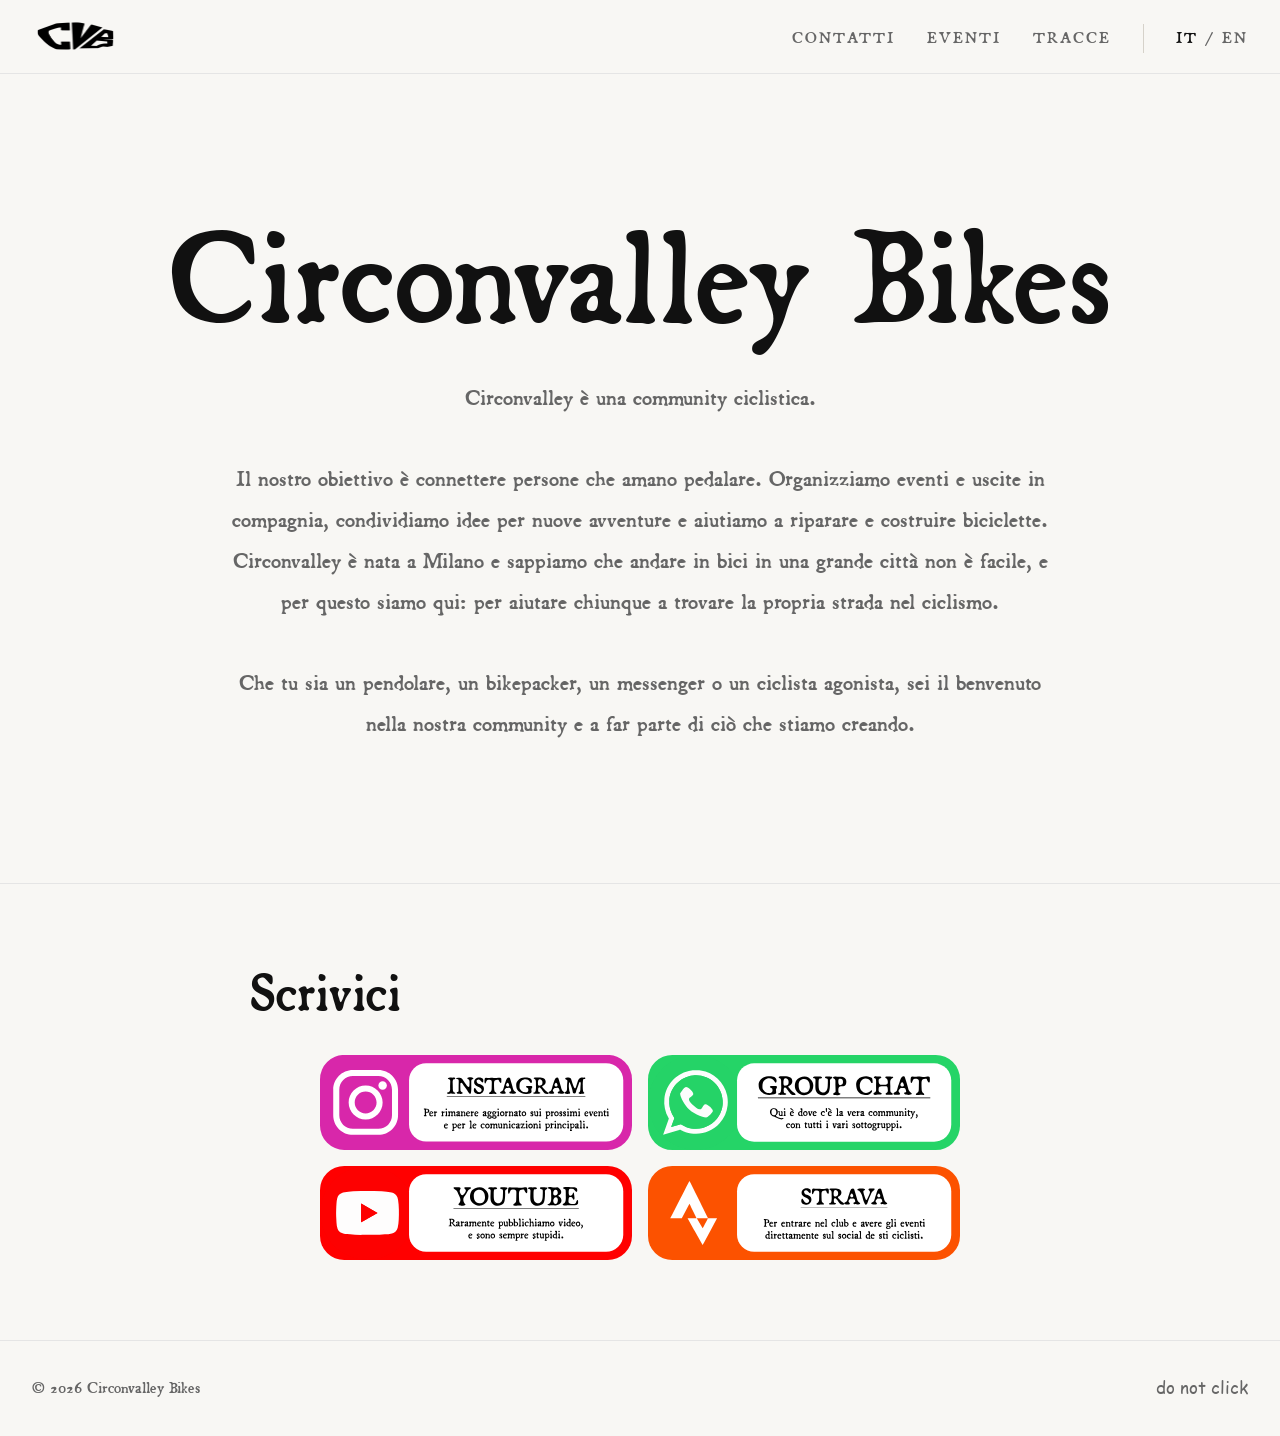
<file: index.html>
<!DOCTYPE html>
<html lang="it">
<head>
  <meta charset="UTF-8">
  <meta name="viewport" content="width=device-width, initial-scale=1.0">
  <meta name="description" content="Circonvalley Bikes">
  <title>Circonvalley Bikes</title>

  <link rel="alternate" hreflang="it" href="https://circonvalley.com/">
  <link rel="alternate" hreflang="en" href="https://circonvalley.com/en/">

  <link rel="icon" href="images/favicon.ico" sizes="any">
  <link rel="icon" href="images/favicon.png" type="image/png">
  <link rel="apple-touch-icon" href="images/apple-touch-icon.png">

  <link rel="preload" href="assets/fonts/broadsheet.woff2" as="font" type="font/woff2" crossorigin>
  <link rel="preconnect" href="https://script.google.com">
  <link rel="preconnect" href="https://script.googleusercontent.com" crossorigin>
  <link rel="stylesheet" href="assets/css/base.css">
  <link rel="stylesheet" href="assets/css/home.css">
  <!-- Show the merch links straight away if the preorder was open on the last visit (see site.js) -->
  <script>try { if (JSON.parse(localStorage.getItem('cvb:preorder')).open) document.documentElement.classList.add('preorder-open'); } catch (e) {}</script>

  <script src="config.js" defer></script>
  <script src="assets/js/site.js" defer></script>
  <script src="assets/js/home-event.js" defer></script>
</head>
<body>

<header class="site-header">
  <div class="site-logo">
    <a href="./"><img src="images/logo.png" alt="Circonvalley Bikes"></a>
  </div>
  <button class="nav-toggle" type="button" aria-label="Menu" aria-controls="nav-links" aria-expanded="false">
    <span></span><span></span><span></span>
  </button>
  <ul class="nav-links" id="nav-links">
    <li class="nav-cta preorder-only"><a href="merch/">Merch →</a></li>
    <li><a href="#contatti">Contatti</a></li>
    <li><a href="eventi/">Eventi</a></li>
    <li><a href="tracce/">Tracce</a></li>
    <li class="lang-switch"><span class="lang-current">IT</span><span aria-hidden="true">/</span><a href="en/" hreflang="en" lang="en" aria-label="English version" data-lang-switch>EN</a></li>
  </ul>
</header>
<div class="nav-backdrop"></div>

<section class="hero">
  <h1>Circonvalley Bikes</h1>
  <p class="hero-text">
    Circonvalley è una community ciclistica.
    <br>
    <br>
    Il nostro obiettivo è connettere persone che amano pedalare.
    Organizziamo eventi e uscite in compagnia, condividiamo idee per nuove avventure e aiutiamo a riparare e costruire biciclette.
    Circonvalley è nata a Milano e sappiamo che andare in bici in una grande città non è facile, e per questo siamo qui: per aiutare chiunque a trovare la propria strada nel ciclismo.
    <br>
    <br>
    Che tu sia un pendolare, un bikepacker, un messenger o un ciclista agonista, sei il benvenuto nella nostra community e a far parte di ciò che stiamo creando.
  </p>
</section>

<!-- Next event preview: filled by home-event.js from the Eventi Sheet, hidden when there is no event -->
<section class="next-event" id="prossimo-evento" hidden>
  <div class="next-event-inner">
    <a class="next-event-poster" id="next-event-poster" href="eventi/" hidden><img id="next-event-img" alt="Locandina del prossimo evento"></a>
    <div class="next-event-text">
      <p class="next-event-kicker">Prossimo evento</p>
      <h2 class="next-event-name" id="next-event-name"></h2>
      <p class="next-event-when" id="next-event-when"></p>
      <a class="btn btn-red" href="eventi/">Più dettagli →</a>
    </div>
  </div>
</section>

<!-- The "contatti" id is part of public links (circonvalley.com/#contatti): keep it -->
<section id="contatti">
  <div class="section-inner">
    <h2>Scrivici</h2>
    <div class="contact-buttons">
      <a href="https://instagram.com/circonvalley.bikes" target="_blank" rel="noopener">
        <img src="images/contact-instagram.svg" width="877" height="267" alt="Instagram @circonvalley.bikes — per rimanere aggiornato sui prossimi eventi e per le comunicazioni principali">
      </a>
      <a href="https://chat.whatsapp.com/DAn84rEZnjz1ABdLgQcvUB?mode=gi_t" target="_blank" rel="noopener">
        <img src="images/contact-whatsapp.svg" width="877" height="267" alt="Group chat WhatsApp — qui è dove c'è la vera community, con tutti i vari sottogruppi">
      </a>
      <a href="https://www.youtube.com/@circonvalleybikes5954" target="_blank" rel="noopener">
        <img src="images/contact-youtube.svg" width="877" height="267" alt="YouTube — raramente pubblichiamo video, e sono sempre stupidi">
      </a>
      <a href="https://www.strava.com/clubs/518848" target="_blank" rel="noopener">
        <img src="images/contact-strava.svg" width="877" height="267" alt="Club Strava di Circonvalley Bikes">
      </a>
    </div>
  </div>
</section>

<div class="merch-banner preorder-only">
  <h2><span id="merch-banner-title">Preorder Merch</span></h2>
  <p id="merch-banner-text"></p>
  <a href="merch/" class="btn-white" id="merch-banner-button">Vai alla collezione →</a>
</div>

<footer class="site-footer">
  <span>© 2026 Circonvalley Bikes</span>
  <span><a href="images/do-not-click.gif" data-do-not-click>do not click</a></span>
</footer>

</body>
</html>
</file>
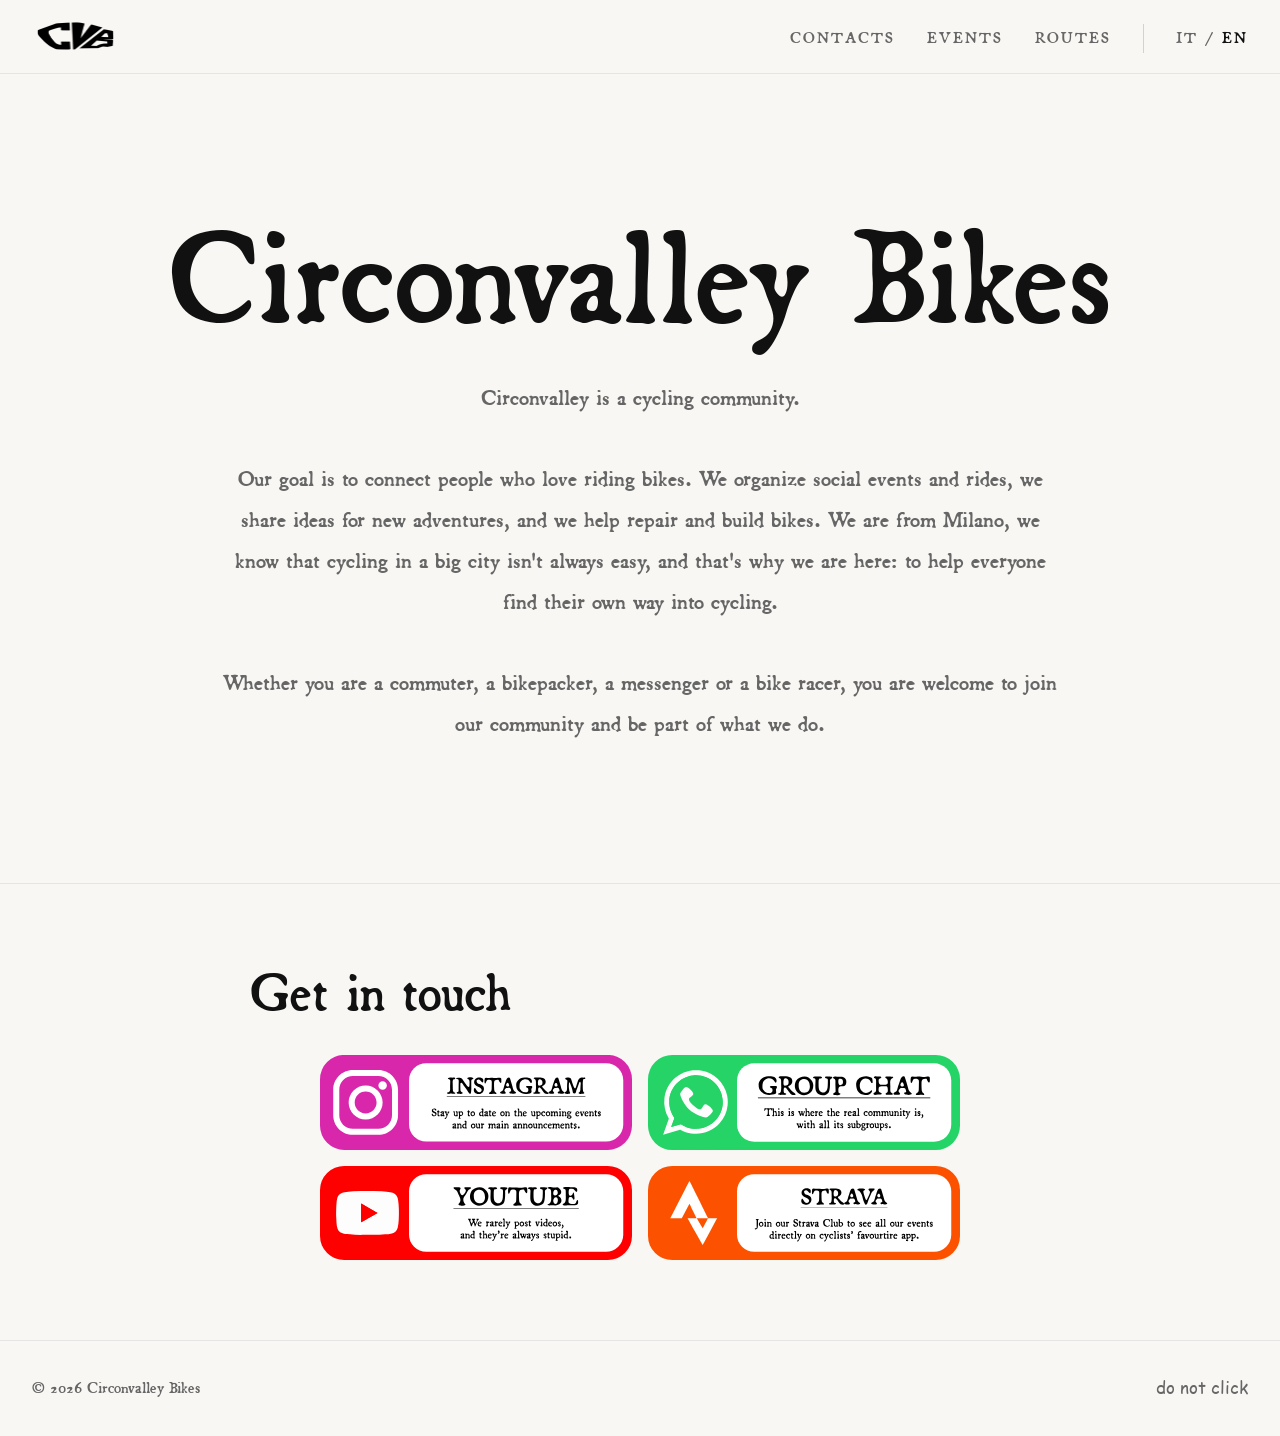
<file: en/index.html>
<!DOCTYPE html>
<html lang="en">
<head>
  <meta charset="UTF-8">
  <meta name="viewport" content="width=device-width, initial-scale=1.0">
  <meta name="description" content="Circonvalley Bikes, a cycling community from Milan">
  <title>Circonvalley Bikes</title>

  <link rel="alternate" hreflang="it" href="https://circonvalley.com/">
  <link rel="alternate" hreflang="en" href="https://circonvalley.com/en/">

  <link rel="icon" href="../images/favicon.ico" sizes="any">
  <link rel="icon" href="../images/favicon.png" type="image/png">
  <link rel="apple-touch-icon" href="../images/apple-touch-icon.png">

  <link rel="preload" href="../assets/fonts/broadsheet.woff2" as="font" type="font/woff2" crossorigin>
  <link rel="preconnect" href="https://script.google.com">
  <link rel="preconnect" href="https://script.googleusercontent.com" crossorigin>
  <link rel="stylesheet" href="../assets/css/base.css">
  <link rel="stylesheet" href="../assets/css/home.css">
  <!-- Show the merch links straight away if the preorder was open on the last visit (see site.js) -->
  <script>try { if (JSON.parse(localStorage.getItem('cvb:preorder')).open) document.documentElement.classList.add('preorder-open'); } catch (e) {}</script>

  <script src="../config.js" defer></script>
  <script src="../assets/js/site.js" defer></script>
  <script src="../assets/js/home-event.js" defer></script>
</head>
<body>

<!-- English version of index.html: keep the two pages in step -->
<header class="site-header">
  <div class="site-logo">
    <a href="./"><img src="../images/logo.png" alt="Circonvalley Bikes"></a>
  </div>
  <button class="nav-toggle" type="button" aria-label="Menu" aria-controls="nav-links" aria-expanded="false">
    <span></span><span></span><span></span>
  </button>
  <ul class="nav-links" id="nav-links">
    <li class="nav-cta preorder-only"><a href="merch/">Merch →</a></li>
    <li><a href="#contacts">Contacts</a></li>
    <li><a href="events/">Events</a></li>
    <li><a href="routes/">Routes</a></li>
    <li class="lang-switch"><a href="../" hreflang="it" lang="it" aria-label="Versione italiana" data-lang-switch>IT</a><span aria-hidden="true">/</span><span class="lang-current">EN</span></li>
  </ul>
</header>
<div class="nav-backdrop"></div>

<section class="hero">
  <h1>Circonvalley Bikes</h1>
  <p class="hero-text">
    Circonvalley is a cycling community.
    <br>
    <br>
    Our goal is to connect people who love riding bikes.
    We organize social events and rides, we share ideas for new adventures, and we help repair and build bikes.
    We are from Milano, we know that cycling in a big city isn't always easy, and that's why we are here: to help everyone find their own way into cycling.
    <br>
    <br>
    Whether you are a commuter, a bikepacker, a messenger or a bike racer, you are welcome to join our community and be part of what we do.
  </p>
</section>

<!-- Next event preview: filled by home-event.js from the Eventi Sheet, hidden when there is no event -->
<section class="next-event" id="next-event" hidden>
  <div class="next-event-inner">
    <a class="next-event-poster" id="next-event-poster" href="events/" hidden><img id="next-event-img" alt="Poster of the next event"></a>
    <div class="next-event-text">
      <p class="next-event-kicker">Next event</p>
      <h2 class="next-event-name" id="next-event-name"></h2>
      <p class="next-event-when" id="next-event-when"></p>
      <a class="btn btn-red" href="events/">More details →</a>
    </div>
  </div>
</section>

<!-- The "contacts" id is part of public links (circonvalley.com/en/#contacts): keep it -->
<section id="contacts">
  <div class="section-inner">
    <h2>Get in touch</h2>
    <div class="contact-buttons">
      <a href="https://instagram.com/circonvalley.bikes" target="_blank" rel="noopener">
        <img src="../images/contact-instagram-en.svg" width="877" height="267" alt="Instagram @circonvalley.bikes — stay up to date on upcoming events and our main announcements">
      </a>
      <a href="https://chat.whatsapp.com/DAn84rEZnjz1ABdLgQcvUB?mode=gi_t" target="_blank" rel="noopener">
        <img src="../images/contact-whatsapp-en.svg" width="877" height="267" alt="WhatsApp group chat — this is where the real community is, with all its subgroups">
      </a>
      <a href="https://www.youtube.com/@circonvalleybikes5954" target="_blank" rel="noopener">
        <img src="../images/contact-youtube-en.svg" width="877" height="267" alt="YouTube — we rarely post videos, and they're always stupid">
      </a>
      <a href="https://www.strava.com/clubs/518848" target="_blank" rel="noopener">
        <img src="../images/contact-strava-en.svg" width="877" height="267" alt="Circonvalley Bikes Strava club">
      </a>
    </div>
  </div>
</section>

<div class="merch-banner preorder-only">
  <h2><span id="merch-banner-title">Merch Preorder</span></h2>
  <p id="merch-banner-text"></p>
  <a href="merch/" class="btn-white" id="merch-banner-button">See the collection →</a>
</div>

<footer class="site-footer">
  <span>© 2026 Circonvalley Bikes</span>
  <span><a href="../images/do-not-click.gif" data-do-not-click>do not click</a></span>
</footer>

</body>
</html>
</file>
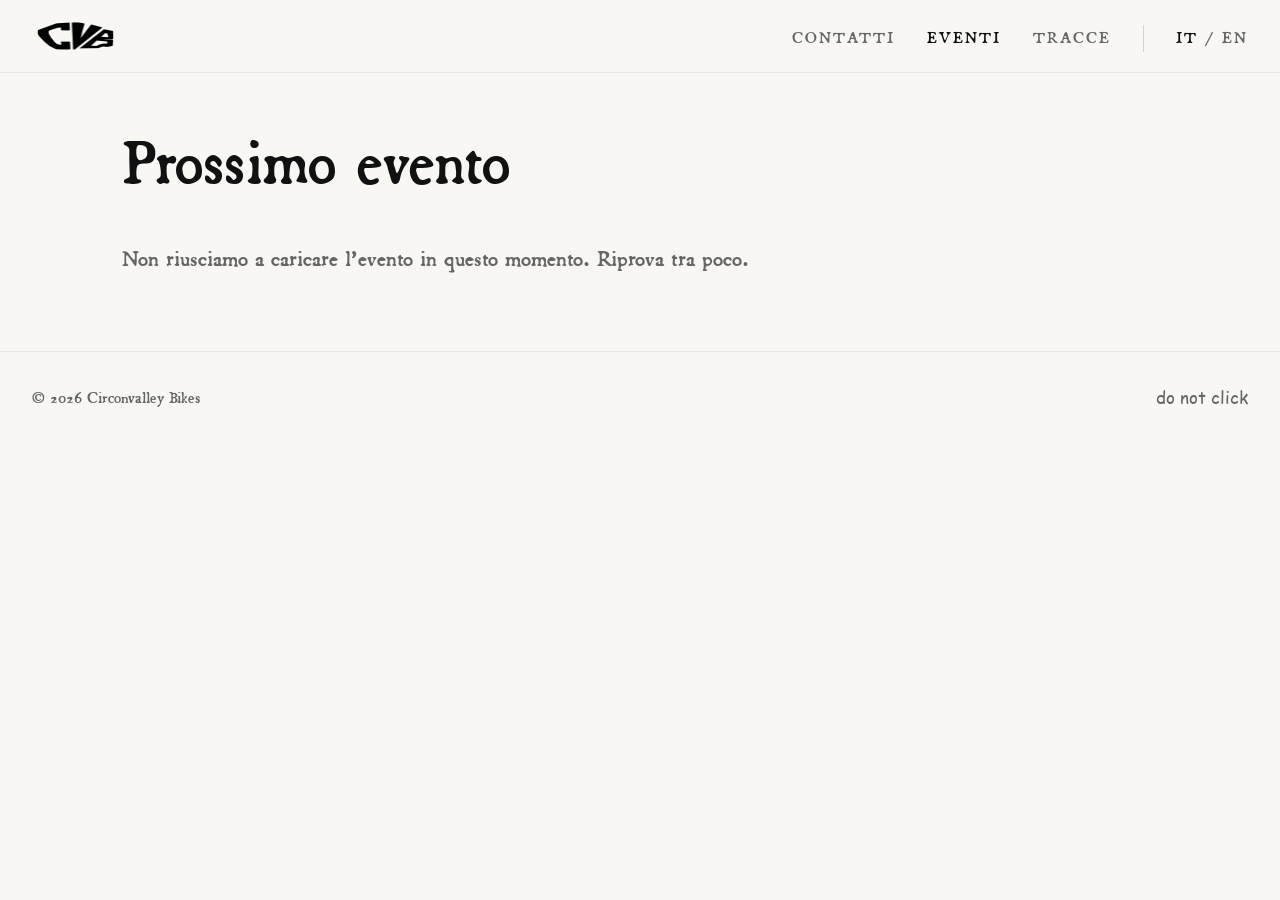
<file: eventi/index.html>
<!DOCTYPE html>
<html lang="it">
<head>
  <meta charset="UTF-8">
  <meta name="viewport" content="width=device-width, initial-scale=1.0, viewport-fit=cover">
  <meta name="description" content="Il prossimo evento di Circonvalley Bikes: data, ritrovo, locandina, percorso e GPX.">
  <title>Eventi — Circonvalley Bikes</title>

  <link rel="alternate" hreflang="it" href="https://circonvalley.com/eventi/">
  <link rel="alternate" hreflang="en" href="https://circonvalley.com/en/events/">

  <link rel="icon" href="../images/favicon.ico" sizes="any">
  <link rel="icon" href="../images/favicon.png" type="image/png">
  <link rel="apple-touch-icon" href="../images/apple-touch-icon.png">

  <link rel="preload" href="../assets/fonts/broadsheet.woff2" as="font" type="font/woff2" crossorigin>
  <link rel="preconnect" href="https://script.google.com">
  <link rel="preconnect" href="https://script.googleusercontent.com" crossorigin>
  <!-- Map: MapLibre (library, loaded by events.js) + OpenFreeMap (free map tiles, no cookies) -->
  <link rel="preconnect" href="https://unpkg.com">
  <link rel="preconnect" href="https://tiles.openfreemap.org" crossorigin>
  <link rel="stylesheet" href="../assets/css/base.css">
  <!-- Headings, buttons, map pins and elevation profile are shared with the Tracce page -->
  <link rel="stylesheet" href="../assets/css/tracks.css">
  <link rel="stylesheet" href="../assets/css/events.css">
  <!-- Show the Merch link straight away if the preorder was open on the last visit (see site.js) -->
  <script>try { if (JSON.parse(localStorage.getItem('cvb:preorder')).open) document.documentElement.classList.add('preorder-open'); } catch (e) {}</script>

  <script src="../config.js" defer></script>
  <script src="../assets/js/site.js" defer></script>
  <script src="../assets/js/events.js" defer></script>
</head>
<body>

<header class="site-header">
  <div class="site-logo">
    <a href="../"><img src="../images/logo.png" alt="Circonvalley Bikes — homepage"></a>
  </div>
  <button class="nav-toggle" type="button" aria-label="Menu" aria-controls="nav-links" aria-expanded="false">
    <span></span><span></span><span></span>
  </button>
  <ul class="nav-links" id="nav-links">
    <li class="nav-cta preorder-only"><a href="../merch/">Merch →</a></li>
    <li><a href="../#contatti">Contatti</a></li>
    <li><a href="./" aria-current="page">Eventi</a></li>
    <li><a href="../tracce/">Tracce</a></li>
    <li class="lang-switch"><span class="lang-current">IT</span><span aria-hidden="true">/</span><a href="../en/events/" hreflang="en" lang="en" aria-label="English version" data-lang-switch>EN</a></li>
  </ul>
</header>
<div class="nav-backdrop"></div>

<header class="page-head">
  <h1>Prossimo evento</h1>
</header>

<main class="event-page">
  <p class="event-status" id="event-status">Carico il prossimo evento…</p>

  <section class="event-empty" id="event-empty" hidden>
    <p>Nessun evento in programma, per ora. Il prossimo è in arrivo: per sapere quando, seguici su Instagram o entra nella chat WhatsApp.</p>
    <div class="actions">
      <a class="btn" href="https://instagram.com/circonvalley.bikes" target="_blank" rel="noopener">Instagram</a>
      <a class="btn" href="https://chat.whatsapp.com/DAn84rEZnjz1ABdLgQcvUB?mode=gi_t" target="_blank" rel="noopener">WhatsApp</a>
    </div>
  </section>

  <article id="event" hidden>
    <div class="event-top" id="event-top">
      <!-- Computer: buttons under the poster. Phone: under the description (events.css) -->
      <div class="event-side">
        <a class="event-poster" id="event-poster" target="_blank" rel="noopener" hidden><img id="event-poster-img" alt=""></a>
        <div class="actions" id="event-links"></div>
      </div>
      <div class="event-info">
        <p class="event-date" id="event-date"></p>
        <h2 class="event-name" id="event-name"></h2>
        <dl class="event-facts" id="event-facts"></dl>
        <p class="event-desc" id="event-desc" hidden></p>
      </div>
    </div>

    <div class="event-route" id="event-route" hidden>
      <div id="map"></div>
      <div class="profile" id="profile" hidden>
        <div class="profile-label" id="profile-label" hidden></div>
        <svg id="profile-svg" preserveAspectRatio="none" aria-hidden="true"></svg>
      </div>
    </div>
  </article>
</main>

<footer class="site-footer">
  <span>© 2026 Circonvalley Bikes</span>
  <span><a href="../images/do-not-click.gif" data-do-not-click>do not click</a></span>
</footer>

</body>
</html>
</file>
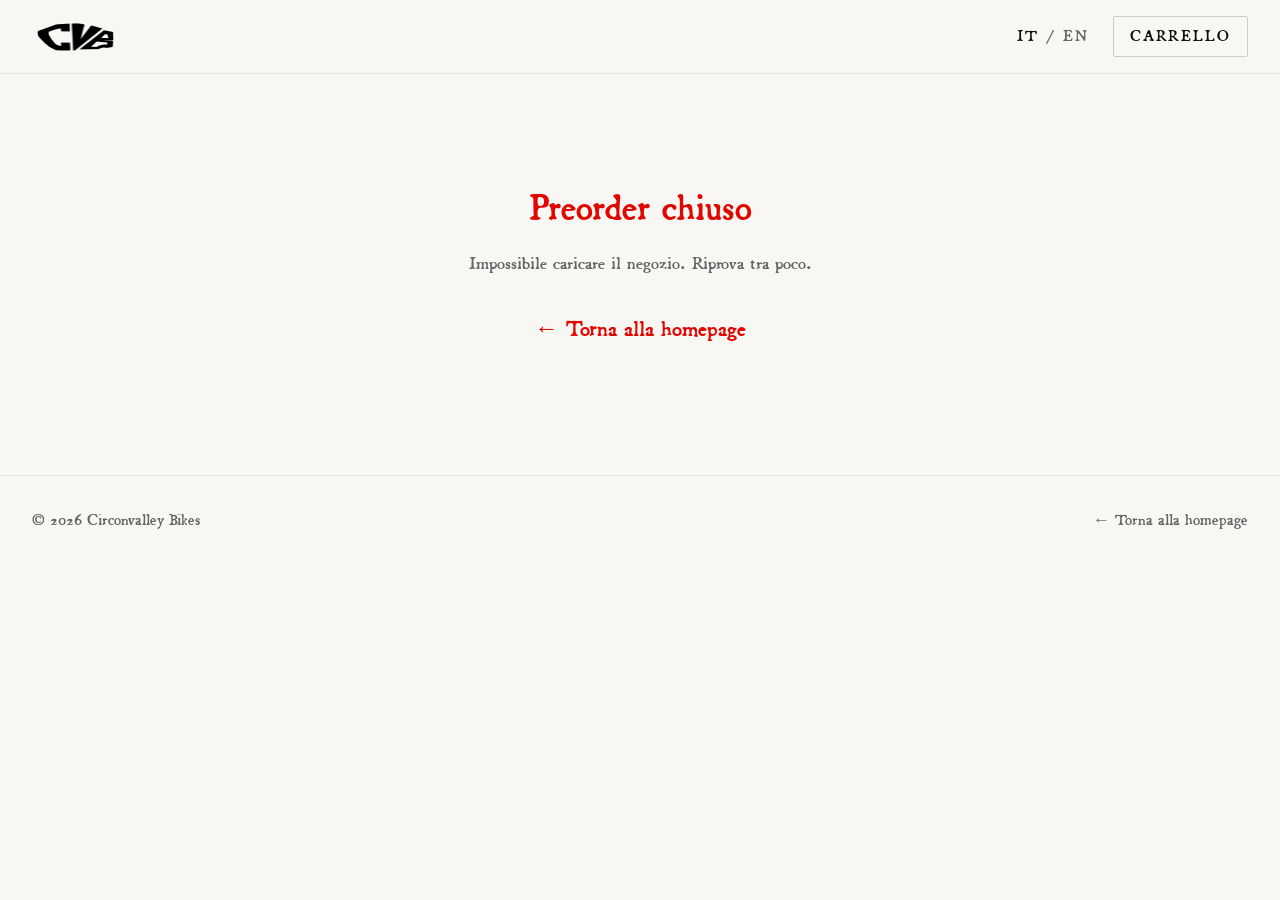
<file: merch/index.html>
<!DOCTYPE html>
<html lang="it">
<head>
  <meta charset="UTF-8">
  <meta name="viewport" content="width=device-width, initial-scale=1.0">
  <title>Merch — Circonvalley Bikes</title>

  <link rel="alternate" hreflang="it" href="https://circonvalley.com/merch/">
  <link rel="alternate" hreflang="en" href="https://circonvalley.com/en/merch/">

  <link rel="icon" href="../images/favicon.ico" sizes="any">
  <link rel="icon" href="../images/favicon.png" type="image/png">
  <link rel="apple-touch-icon" href="../images/apple-touch-icon.png">

  <link rel="preload" href="../assets/fonts/broadsheet.woff2" as="font" type="font/woff2" crossorigin>
  <link rel="preconnect" href="https://script.google.com">
  <link rel="preconnect" href="https://script.googleusercontent.com" crossorigin>
  <link rel="stylesheet" href="../assets/css/base.css">
  <link rel="stylesheet" href="../assets/css/shop.css">

  <script src="../config.js" defer></script>
  <script src="../assets/js/site.js" defer></script>
  <script src="../assets/js/shop.js" defer></script>
</head>
<body>

<header class="site-header">
  <div class="site-logo">
    <a href="../"><img src="../images/logo.png" alt="Circonvalley Bikes"></a>
  </div>
  <div class="header-actions">
    <div class="lang-switch"><span class="lang-current">IT</span><span aria-hidden="true">/</span><a href="../en/merch/" hreflang="en" lang="en" aria-label="English version" data-lang-switch>EN</a></div>
    <button class="cart-button" type="button" data-view="cart">
      Carrello
      <span class="cart-badge hidden" id="cart-badge">0</span>
    </button>
  </div>
</header>

<!-- AVVISO PREORDER: "before you continue" notice, shown before checkout. Edit the text here.
     The same text is repeated in Code.gs (AVVISO_PREORDER) for the summary email. -->
<div class="modal-overlay hidden" id="notice-overlay">
  <div class="modal notice" role="dialog" aria-labelledby="notice-title">
    <div class="modal-header">
      <div class="modal-title" id="notice-title">Prima di continuare</div>
      <button class="modal-close" type="button" data-close-notice aria-label="Chiudi">✕</button>
    </div>
    <div class="notice-body">
      <p><strong>Questo è un preorder, non un negozio.</strong> Il merch non è ancora stato prodotto: lo ordiniamo ai produttori solo dopo la chiusura del preorder, in base a quello che avete ordinato.</p>
      <p><strong>Tempi:</strong> di solito servono circa <strong>6 settimane dalla data di chiusura del preorder</strong> perché i capi siano pronti per la consegna.</p>
      <p><strong>Non ci guadagniamo nulla.</strong> Non è una vendita: stiamo solo raccogliendo i soldi di tutti per poter inviare un unico ordine ai produttori.</p>
      <!-- Text from the Google Sheet: Impostazioni → info_consegna_mano -->
      <div class="notice-box hidden" id="hand-delivery-box">
        <div class="notice-box-title">Consegna a mano</div>
        <div id="hand-delivery-text"></div>
      </div>
    </div>
    <button class="btn-primary" type="button" data-close-notice>Ho capito, continua →</button>
  </div>
</div>

<!-- PRODUCT WINDOW: photos, description, options -->
<div class="modal-overlay hidden" id="product-overlay">
  <div class="modal" role="dialog" aria-labelledby="product-name">
    <div class="modal-header">
      <div>
        <div class="modal-title" id="product-name"></div>
        <div class="modal-price" id="product-price"></div>
      </div>
      <button class="modal-close" type="button" id="product-close" aria-label="Chiudi">✕</button>
    </div>
    <div class="gallery">
      <img class="gallery-main" id="gallery-main" alt="">
      <button class="gallery-arrow prev" type="button" data-gallery-step="-1" aria-label="Foto precedente">‹</button>
      <button class="gallery-arrow next" type="button" data-gallery-step="1" aria-label="Foto successiva">›</button>
    </div>
    <div class="gallery-thumbs" id="gallery-thumbs"></div>
    <div class="modal-desc" id="product-description"></div>
    <div id="product-options"></div>
    <button class="btn-primary" type="button" id="add-to-cart">Aggiungi al carrello</button>
  </div>
</div>

<div class="container">

  <!-- LOADING -->
  <div id="view-loading" class="status-screen"><p class="status-text">Caricamento…</p></div>

  <!-- PREORDER CLOSED (also used when the shop can't load) -->
  <div id="view-closed" class="hidden status-screen">
    <h2 class="status-title">Preorder chiuso</h2>
    <p class="status-text" id="closed-text">Il preorder al momento è chiuso. Seguici su Instagram per sapere quando riapre.</p>
    <p class="status-link"><a href="../">← Torna alla homepage</a></p>
  </div>

  <!-- CATALOG -->
  <div id="view-catalog" class="hidden">
    <h2 class="page-title">Collezione</h2>
    <div class="products-grid" id="products-grid"></div>
  </div>

  <!-- CART -->
  <div id="view-cart" class="hidden">
    <button class="btn-secondary" type="button" data-view="catalog">← Continua a fare shopping</button>
    <h2 class="page-title">Carrello</h2>
    <div id="cart-contents"></div>
  </div>

  <!-- CHECKOUT -->
  <div id="view-checkout" class="hidden">
    <button class="btn-secondary" type="button" data-view="cart">← Torna al carrello</button>
    <h2 class="page-title">Checkout</h2>
    <div class="checkout-layout">
      <div>
        <div class="form-group">
          <label class="form-label" for="input-name">Nome e cognome *</label>
          <input type="text" id="input-name" class="form-input" placeholder="es. Giulia Rossi" autocomplete="name">
          <div class="error-msg hidden" id="error-name">Campo obbligatorio</div>
        </div>
        <div class="form-group">
          <label class="form-label" for="input-email">Email *</label>
          <input type="email" id="input-email" class="form-input" placeholder="es. giulia@mail.com" autocomplete="email">
          <div class="error-msg hidden" id="error-email">Email non valida</div>
        </div>
        <div class="form-group">
          <label class="form-label">Consegna *</label>
          <div class="option-buttons" id="shipping-options">
            <button type="button" class="option-btn selected" data-shipping="italy">Spedizione Italia (+€<span class="shipping-cost-italy">6</span>)</button>
            <button type="button" class="option-btn" data-shipping="eu">Spedizione UE (+€<span class="shipping-cost-eu">11</span>)</button>
            <button type="button" class="option-btn" data-shipping="extra">Spedizione extra UE</button>
            <button type="button" class="option-btn" data-shipping="hand">Consegna a mano</button>
          </div>
        </div>
        <div class="notice-box extra-eu-note hidden" id="extra-eu-note">
          <strong>Spedizioni fuori dall'Unione Europea:</strong> il costo va concordato. Completa l'ordine, poi <strong>prima di pagare scrivici</strong> a <a href="mailto:thecirconvalley@gmail.com">thecirconvalley@gmail.com</a> con il tuo codice ordine: ti diremo il totale con la spedizione.
        </div>
        <div id="shipping-fields">
          <div class="form-group">
            <label class="form-label" for="input-address">Indirizzo (via e numero civico) *</label>
            <input type="text" id="input-address" class="form-input" placeholder="es. Via Roma 12" autocomplete="street-address">
          </div>
          <div class="field-row">
            <div class="form-group">
              <label class="form-label" for="input-postcode">CAP *</label>
              <input type="text" id="input-postcode" class="form-input" placeholder="20100" inputmode="numeric" autocomplete="postal-code">
            </div>
            <div class="form-group">
              <label class="form-label" for="input-city">Città *</label>
              <input type="text" id="input-city" class="form-input" placeholder="Milano" autocomplete="address-level2">
            </div>
          </div>
          <div class="form-group hidden" id="country-group">
            <label class="form-label" for="input-country">Paese *</label>
            <input type="text" id="input-country" class="form-input" placeholder="es. Francia" autocomplete="country-name">
          </div>
          <div class="form-group">
            <label class="form-label" for="input-phone">Telefono (per il corriere) *</label>
            <input type="tel" id="input-phone" class="form-input" placeholder="es. 333 1234567" autocomplete="tel">
          </div>
        </div>
        <div id="hand-fields" class="hidden">
          <div class="form-group">
            <label class="form-label" for="input-hand">Dettagli per la consegna a mano *</label>
            <textarea id="input-hand" class="form-input" rows="3" placeholder="es. vengo alla prossima uscita del giovedì, oppure scrivetemi su WhatsApp al 333…"></textarea>
          </div>
        </div>
        <div class="error-msg delivery-error hidden" id="error-delivery">Compila i campi della consegna</div>
        <div class="form-group">
          <label class="form-label" for="input-notes">Note (opzionale)</label>
          <input type="text" id="input-notes" class="form-input" placeholder="domande, note sulle misure...">
        </div>
        <div class="form-group">
          <label class="form-label">Come vuoi pagare? *</label>
          <div class="toggle-group" id="payment-options">
            <button type="button" class="toggle-btn selected" data-payment="paypal">PayPal</button>
            <button type="button" class="toggle-btn" data-payment="bank">Bonifico</button>
          </div>
        </div>
        <button class="btn-primary" type="button" id="submit-order">Conferma ordine →</button>
        <p class="fine-print checkout-hint">Dopo la conferma vedrai come pagare. L'ordine è valido solo dopo il pagamento.</p>
        <!-- PRIVACY note at checkout. The same text is in Code.gs (PRIVACY_TESTO). -->
        <details class="privacy-note">
          <summary>Come usiamo i tuoi dati</summary>
          <p>Usiamo nome ed email per gestire il tuo ordine e scriverti se serve. Se scegli la spedizione, usiamo indirizzo e telefono solo per spedirti il pacco: li vede solo il corriere.</p>
          <p>Non vendiamo né condividiamo i tuoi dati con nessun altro, e non li usiamo per newsletter o pubblicità. Ai produttori mandiamo solo il numero di capi per taglia, mai i nomi.</p>
          <p>Cancelliamo email, indirizzo e telefono quando tutte le consegne del preorder sono finite. Per vederli, correggerli o farli cancellare prima scrivici a <a href="mailto:thecirconvalley@gmail.com">thecirconvalley@gmail.com</a>.</p>
          <p>Per contare le visite al sito usiamo GoatCounter, che non usa cookie e non ci permette di sapere chi sei.</p>
        </details>
      </div>
      <div>
        <div class="summary-title">Riepilogo ordine</div>
        <div id="checkout-summary"></div>
      </div>
    </div>
  </div>

  <!-- ORDER PLACED: payment instructions -->
  <div id="view-success" class="hidden status-screen">
    <div class="status-icon">✓</div>
    <h2 class="status-title">Ordine registrato!</h2>
    <p class="status-text">Il tuo codice ordine è <strong id="order-code"></strong><br>
      Totale da pagare: <strong id="order-total"></strong></p>
    <p class="status-text email-sent hidden" id="email-sent"></p>
    <div class="pay-box" id="pay-box"></div>
    <p class="fine-print screenshot-hint">Fai uno screenshot di questa pagina. L'ordine viene confermato quando riceviamo il pagamento.</p>
  </div>

</div>

<footer class="site-footer">
  <span>© 2026 Circonvalley Bikes</span>
  <span><a href="../">← Torna alla homepage</a></span>
</footer>

</body>
</html>
</file>
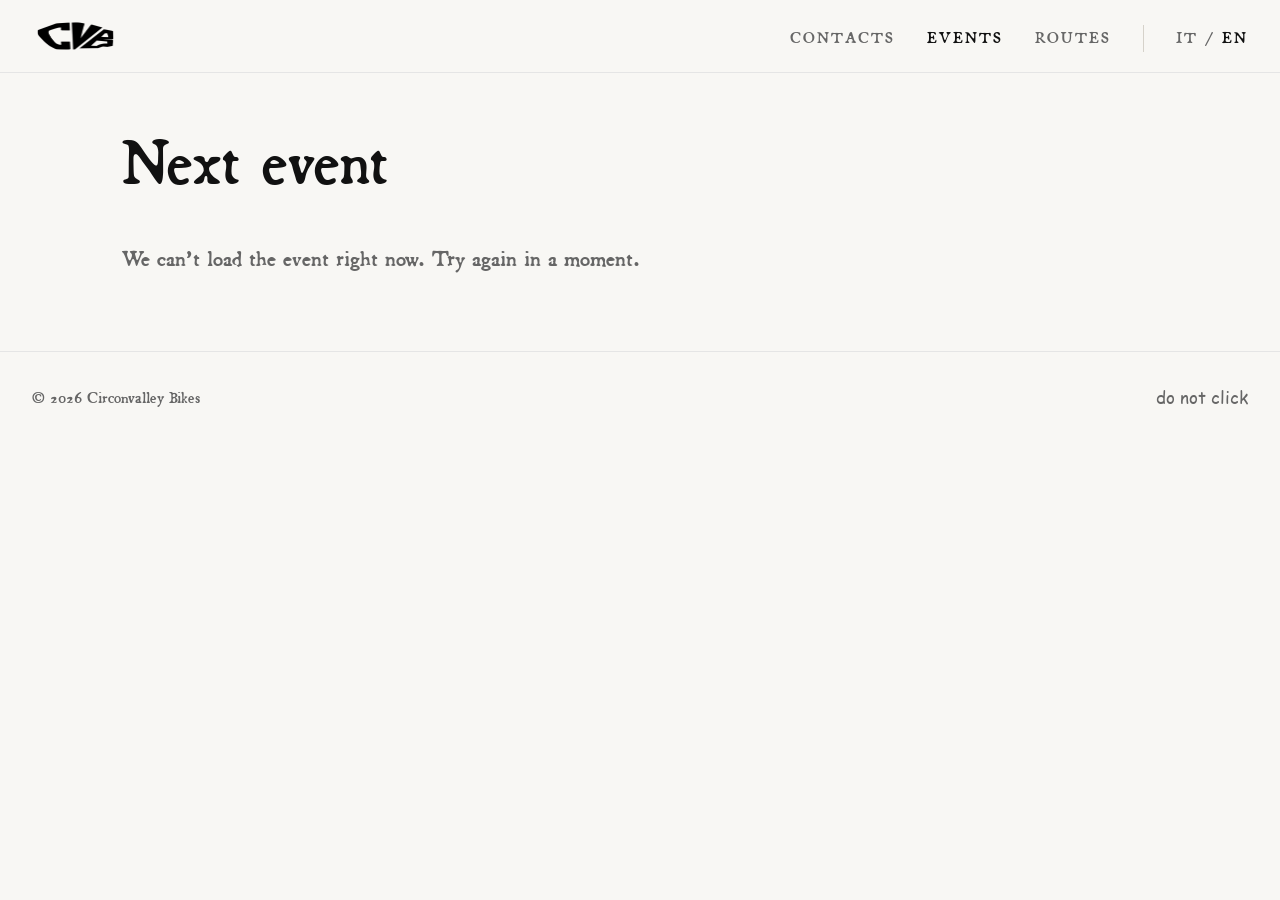
<file: en/events/index.html>
<!DOCTYPE html>
<html lang="en">
<head>
  <meta charset="UTF-8">
  <meta name="viewport" content="width=device-width, initial-scale=1.0, viewport-fit=cover">
  <meta name="description" content="The next Circonvalley Bikes event: date, meeting point, poster, route and GPX.">
  <title>Events — Circonvalley Bikes</title>

  <link rel="alternate" hreflang="it" href="https://circonvalley.com/eventi/">
  <link rel="alternate" hreflang="en" href="https://circonvalley.com/en/events/">

  <link rel="icon" href="../../images/favicon.ico" sizes="any">
  <link rel="icon" href="../../images/favicon.png" type="image/png">
  <link rel="apple-touch-icon" href="../../images/apple-touch-icon.png">

  <link rel="preload" href="../../assets/fonts/broadsheet.woff2" as="font" type="font/woff2" crossorigin>
  <link rel="preconnect" href="https://script.google.com">
  <link rel="preconnect" href="https://script.googleusercontent.com" crossorigin>
  <!-- Map: MapLibre (library, loaded by events.js) + OpenFreeMap (free map tiles, no cookies) -->
  <link rel="preconnect" href="https://unpkg.com">
  <link rel="preconnect" href="https://tiles.openfreemap.org" crossorigin>
  <link rel="stylesheet" href="../../assets/css/base.css">
  <!-- Headings, buttons, map pins and elevation profile are shared with the Tracce page -->
  <link rel="stylesheet" href="../../assets/css/tracks.css">
  <link rel="stylesheet" href="../../assets/css/events.css">
  <!-- Show the Merch link straight away if the preorder was open on the last visit (see site.js) -->
  <script>try { if (JSON.parse(localStorage.getItem('cvb:preorder')).open) document.documentElement.classList.add('preorder-open'); } catch (e) {}</script>

  <script src="../../config.js" defer></script>
  <script src="../../assets/js/site.js" defer></script>
  <script src="../../assets/js/events.js" defer></script>
</head>
<body>

<!-- English version of eventi/index.html: keep the two pages in step -->
<header class="site-header">
  <div class="site-logo">
    <a href="../"><img src="../../images/logo.png" alt="Circonvalley Bikes — homepage"></a>
  </div>
  <button class="nav-toggle" type="button" aria-label="Menu" aria-controls="nav-links" aria-expanded="false">
    <span></span><span></span><span></span>
  </button>
  <ul class="nav-links" id="nav-links">
    <li class="nav-cta preorder-only"><a href="../merch/">Merch →</a></li>
    <li><a href="../#contacts">Contacts</a></li>
    <li><a href="./" aria-current="page">Events</a></li>
    <li><a href="../routes/">Routes</a></li>
    <li class="lang-switch"><a href="../../eventi/" hreflang="it" lang="it" aria-label="Versione italiana" data-lang-switch>IT</a><span aria-hidden="true">/</span><span class="lang-current">EN</span></li>
  </ul>
</header>
<div class="nav-backdrop"></div>

<header class="page-head">
  <h1>Next event</h1>
</header>

<main class="event-page">
  <p class="event-status" id="event-status">Loading the next event…</p>

  <section class="event-empty" id="event-empty" hidden>
    <p>No events planned for now. The next one is on its way: to find out when, follow us on Instagram or join the WhatsApp chat.</p>
    <div class="actions">
      <a class="btn" href="https://instagram.com/circonvalley.bikes" target="_blank" rel="noopener">Instagram</a>
      <a class="btn" href="https://chat.whatsapp.com/DAn84rEZnjz1ABdLgQcvUB?mode=gi_t" target="_blank" rel="noopener">WhatsApp</a>
    </div>
  </section>

  <article id="event" hidden>
    <div class="event-top" id="event-top">
      <!-- Computer: buttons under the poster. Phone: under the description (events.css) -->
      <div class="event-side">
        <a class="event-poster" id="event-poster" target="_blank" rel="noopener" hidden><img id="event-poster-img" alt=""></a>
        <div class="actions" id="event-links"></div>
      </div>
      <div class="event-info">
        <p class="event-date" id="event-date"></p>
        <h2 class="event-name" id="event-name"></h2>
        <dl class="event-facts" id="event-facts"></dl>
        <p class="event-desc" id="event-desc" hidden></p>
      </div>
    </div>

    <div class="event-route" id="event-route" hidden>
      <div id="map"></div>
      <div class="profile" id="profile" hidden>
        <div class="profile-label" id="profile-label" hidden></div>
        <svg id="profile-svg" preserveAspectRatio="none" aria-hidden="true"></svg>
      </div>
    </div>
  </article>
</main>

<footer class="site-footer">
  <span>© 2026 Circonvalley Bikes</span>
  <span><a href="../../images/do-not-click.gif" data-do-not-click>do not click</a></span>
</footer>

</body>
</html>
</file>
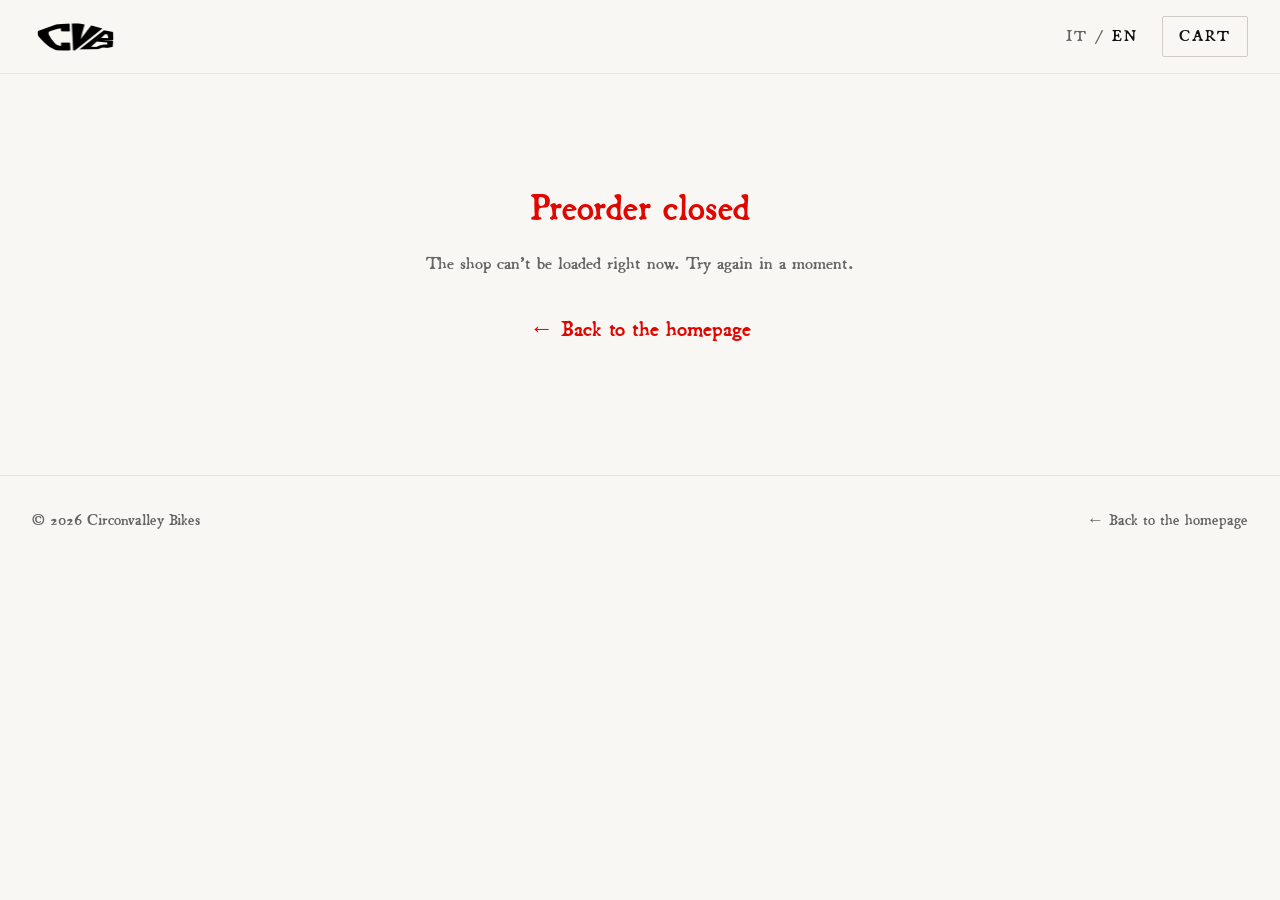
<file: en/merch/index.html>
<!DOCTYPE html>
<html lang="en">
<head>
  <meta charset="UTF-8">
  <meta name="viewport" content="width=device-width, initial-scale=1.0">
  <title>Merch — Circonvalley Bikes</title>

  <link rel="alternate" hreflang="it" href="https://circonvalley.com/merch/">
  <link rel="alternate" hreflang="en" href="https://circonvalley.com/en/merch/">

  <link rel="icon" href="../../images/favicon.ico" sizes="any">
  <link rel="icon" href="../../images/favicon.png" type="image/png">
  <link rel="apple-touch-icon" href="../../images/apple-touch-icon.png">

  <link rel="preload" href="../../assets/fonts/broadsheet.woff2" as="font" type="font/woff2" crossorigin>
  <link rel="preconnect" href="https://script.google.com">
  <link rel="preconnect" href="https://script.googleusercontent.com" crossorigin>
  <link rel="stylesheet" href="../../assets/css/base.css">
  <link rel="stylesheet" href="../../assets/css/shop.css">

  <script src="../../config.js" defer></script>
  <script src="../../assets/js/site.js" defer></script>
  <script src="../../assets/js/shop.js" defer></script>
</head>
<body>

<!-- English version of merch/index.html: keep the two pages in step -->
<header class="site-header">
  <div class="site-logo">
    <a href="../"><img src="../../images/logo.png" alt="Circonvalley Bikes"></a>
  </div>
  <div class="header-actions">
    <div class="lang-switch"><a href="../../merch/" hreflang="it" lang="it" aria-label="Versione italiana" data-lang-switch>IT</a><span aria-hidden="true">/</span><span class="lang-current">EN</span></div>
    <button class="cart-button" type="button" data-view="cart">
      Cart
      <span class="cart-badge hidden" id="cart-badge">0</span>
    </button>
  </div>
</header>

<!-- PREORDER NOTICE: "before you continue", shown before checkout. Edit the text here.
     The same text is repeated in Code.gs (AVVISO_PREORDER_EN) for the summary email. -->
<div class="modal-overlay hidden" id="notice-overlay">
  <div class="modal notice" role="dialog" aria-labelledby="notice-title">
    <div class="modal-header">
      <div class="modal-title" id="notice-title">Before you continue</div>
      <button class="modal-close" type="button" data-close-notice aria-label="Close">✕</button>
    </div>
    <div class="notice-body">
      <p><strong>This is a preorder, not a shop.</strong> The merch hasn't been made yet: we order it from the makers only after the preorder closes, based on what you all ordered.</p>
      <p><strong>Timing:</strong> it usually takes about <strong>6 weeks from the day the preorder closes</strong> for the items to be ready for delivery.</p>
      <p><strong>We don't make any money from this.</strong> It isn't a sale: we're just collecting everyone's money so we can send a single order to the makers.</p>
      <!-- Text from the Google Sheet: Impostazioni → info_consegna_mano_en (or info_consegna_mano if empty) -->
      <div class="notice-box hidden" id="hand-delivery-box">
        <div class="notice-box-title">Hand delivery</div>
        <div id="hand-delivery-text"></div>
      </div>
    </div>
    <button class="btn-primary" type="button" data-close-notice>Got it, continue →</button>
  </div>
</div>

<!-- PRODUCT WINDOW: photos, description, options -->
<div class="modal-overlay hidden" id="product-overlay">
  <div class="modal" role="dialog" aria-labelledby="product-name">
    <div class="modal-header">
      <div>
        <div class="modal-title" id="product-name"></div>
        <div class="modal-price" id="product-price"></div>
      </div>
      <button class="modal-close" type="button" id="product-close" aria-label="Close">✕</button>
    </div>
    <div class="gallery">
      <img class="gallery-main" id="gallery-main" alt="">
      <button class="gallery-arrow prev" type="button" data-gallery-step="-1" aria-label="Previous photo">‹</button>
      <button class="gallery-arrow next" type="button" data-gallery-step="1" aria-label="Next photo">›</button>
    </div>
    <div class="gallery-thumbs" id="gallery-thumbs"></div>
    <div class="modal-desc" id="product-description"></div>
    <div id="product-options"></div>
    <button class="btn-primary" type="button" id="add-to-cart">Add to cart</button>
  </div>
</div>

<div class="container">

  <!-- LOADING -->
  <div id="view-loading" class="status-screen"><p class="status-text">Loading…</p></div>

  <!-- PREORDER CLOSED (also used when the shop can't load) -->
  <div id="view-closed" class="hidden status-screen">
    <h2 class="status-title">Preorder closed</h2>
    <p class="status-text" id="closed-text">The preorder is closed right now. Follow us on Instagram to know when it opens again.</p>
    <p class="status-link"><a href="../">← Back to the homepage</a></p>
  </div>

  <!-- CATALOG -->
  <div id="view-catalog" class="hidden">
    <h2 class="page-title">Collection</h2>
    <div class="products-grid" id="products-grid"></div>
  </div>

  <!-- CART -->
  <div id="view-cart" class="hidden">
    <button class="btn-secondary" type="button" data-view="catalog">← Keep shopping</button>
    <h2 class="page-title">Cart</h2>
    <div id="cart-contents"></div>
  </div>

  <!-- CHECKOUT -->
  <div id="view-checkout" class="hidden">
    <button class="btn-secondary" type="button" data-view="cart">← Back to the cart</button>
    <h2 class="page-title">Checkout</h2>
    <div class="checkout-layout">
      <div>
        <div class="form-group">
          <label class="form-label" for="input-name">Full name *</label>
          <input type="text" id="input-name" class="form-input" placeholder="e.g. Giulia Rossi" autocomplete="name">
          <div class="error-msg hidden" id="error-name">Required</div>
        </div>
        <div class="form-group">
          <label class="form-label" for="input-email">Email *</label>
          <input type="email" id="input-email" class="form-input" placeholder="e.g. giulia@mail.com" autocomplete="email">
          <div class="error-msg hidden" id="error-email">Invalid email</div>
        </div>
        <div class="form-group">
          <label class="form-label">Delivery *</label>
          <div class="option-buttons" id="shipping-options">
            <button type="button" class="option-btn selected" data-shipping="italy">Shipping to Italy (+€<span class="shipping-cost-italy">6</span>)</button>
            <button type="button" class="option-btn" data-shipping="eu">Shipping to the EU (+€<span class="shipping-cost-eu">11</span>)</button>
            <button type="button" class="option-btn" data-shipping="extra">Shipping outside the EU</button>
            <button type="button" class="option-btn" data-shipping="hand">Hand delivery</button>
          </div>
        </div>
        <div class="notice-box extra-eu-note hidden" id="extra-eu-note">
          <strong>Shipping outside the European Union:</strong> the cost has to be agreed. Place your order, then <strong>before paying write to us</strong> at <a href="mailto:thecirconvalley@gmail.com">thecirconvalley@gmail.com</a> with your order code: we'll tell you the total including shipping.
        </div>
        <div id="shipping-fields">
          <div class="form-group">
            <label class="form-label" for="input-address">Address (street and number) *</label>
            <input type="text" id="input-address" class="form-input" placeholder="e.g. Via Roma 12" autocomplete="street-address">
          </div>
          <div class="field-row">
            <div class="form-group">
              <label class="form-label" for="input-postcode">Postcode *</label>
              <input type="text" id="input-postcode" class="form-input" placeholder="20100" autocomplete="postal-code">
            </div>
            <div class="form-group">
              <label class="form-label" for="input-city">City *</label>
              <input type="text" id="input-city" class="form-input" placeholder="Milano" autocomplete="address-level2">
            </div>
          </div>
          <div class="form-group hidden" id="country-group">
            <label class="form-label" for="input-country">Country *</label>
            <input type="text" id="input-country" class="form-input" placeholder="e.g. France" autocomplete="country-name">
          </div>
          <div class="form-group">
            <label class="form-label" for="input-phone">Phone (for the courier) *</label>
            <input type="tel" id="input-phone" class="form-input" placeholder="e.g. +39 333 1234567" autocomplete="tel">
          </div>
        </div>
        <div id="hand-fields" class="hidden">
          <div class="form-group">
            <label class="form-label" for="input-hand">Details for the hand delivery *</label>
            <textarea id="input-hand" class="form-input" rows="3" placeholder="e.g. I'll come to the next Thursday ride, or text me on WhatsApp at +39 333…"></textarea>
          </div>
        </div>
        <div class="error-msg delivery-error hidden" id="error-delivery">Fill in the delivery details</div>
        <div class="form-group">
          <label class="form-label" for="input-notes">Notes (optional)</label>
          <input type="text" id="input-notes" class="form-input" placeholder="questions, notes on sizes...">
        </div>
        <div class="form-group">
          <label class="form-label">How do you want to pay? *</label>
          <div class="toggle-group" id="payment-options">
            <button type="button" class="toggle-btn selected" data-payment="paypal">PayPal</button>
            <button type="button" class="toggle-btn" data-payment="bank">Bank transfer</button>
          </div>
        </div>
        <button class="btn-primary" type="button" id="submit-order">Place order →</button>
        <p class="fine-print checkout-hint">After placing the order you'll see how to pay. The order is valid only once it's paid.</p>
        <!-- PRIVACY note at checkout. The same text is in Code.gs (PRIVACY_TESTO_EN). -->
        <details class="privacy-note">
          <summary>How we use your data</summary>
          <p>We use your name and email to handle your order and to write to you if needed. If you choose shipping, we use your address and phone number only to send you the parcel: only the courier sees them.</p>
          <p>We don't sell or share your data with anyone else, and we don't use it for newsletters or advertising. We only send the makers the number of items per size, never names.</p>
          <p>We delete emails, addresses and phone numbers once all the deliveries of the preorder are done. To see, correct or delete them sooner, write to us at <a href="mailto:thecirconvalley@gmail.com">thecirconvalley@gmail.com</a>.</p>
          <p>To count visits to the site we use GoatCounter, which uses no cookies and doesn't let us know who you are.</p>
        </details>
      </div>
      <div>
        <div class="summary-title">Order summary</div>
        <div id="checkout-summary"></div>
      </div>
    </div>
  </div>

  <!-- ORDER PLACED: payment instructions -->
  <div id="view-success" class="hidden status-screen">
    <div class="status-icon">✓</div>
    <h2 class="status-title">Order received!</h2>
    <p class="status-text">Your order code is <strong id="order-code"></strong><br>
      Total to pay: <strong id="order-total"></strong></p>
    <p class="status-text email-sent hidden" id="email-sent"></p>
    <div class="pay-box" id="pay-box"></div>
    <p class="fine-print screenshot-hint">Take a screenshot of this page. The order is confirmed when we receive your payment.</p>
  </div>

</div>

<footer class="site-footer">
  <span>© 2026 Circonvalley Bikes</span>
  <span><a href="../">← Back to the homepage</a></span>
</footer>

</body>
</html>
</file>
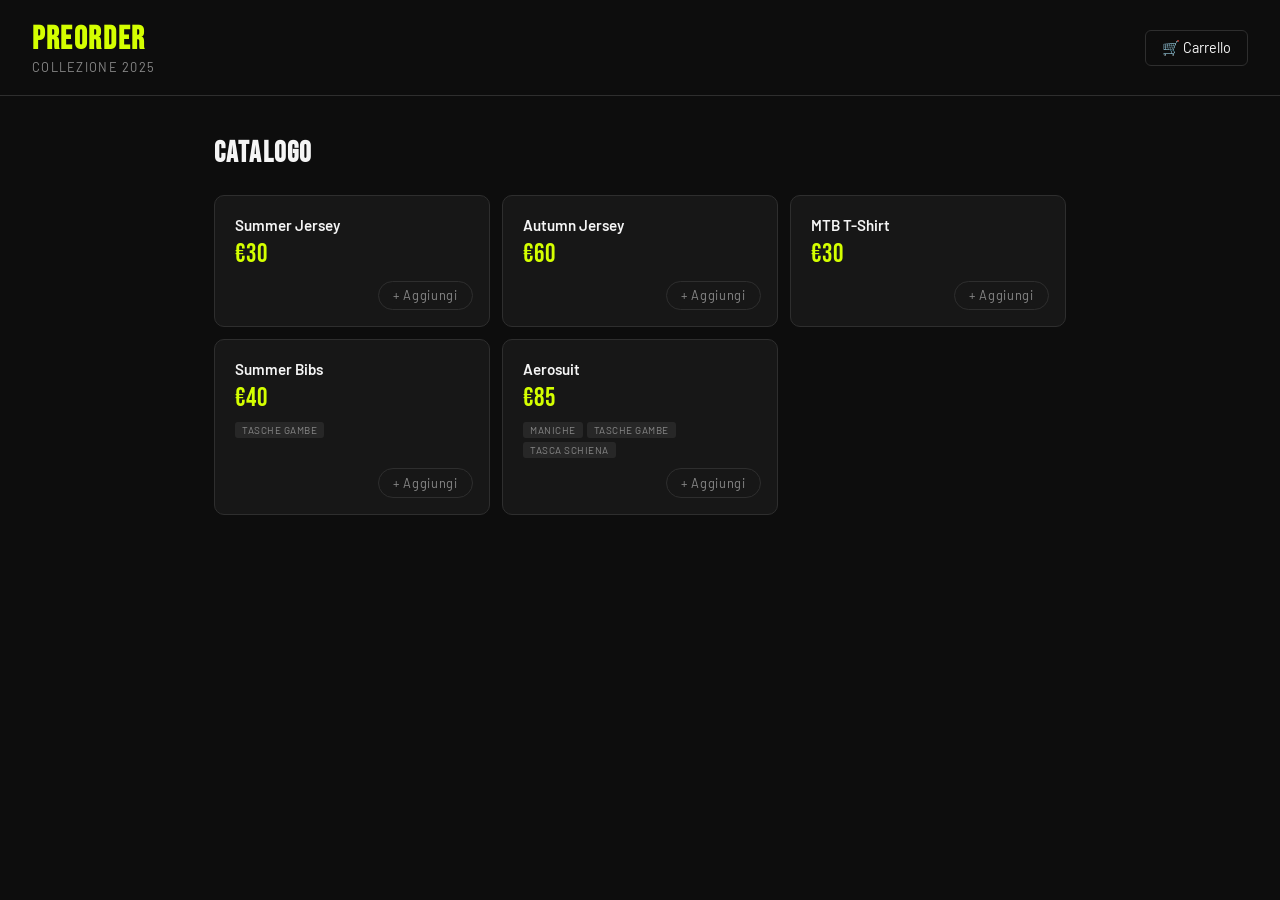
<file: sito cvb preorder.html>
<!DOCTYPE html>
<html lang="it">
<head>
  <meta charset="UTF-8">
  <meta name="viewport" content="width=device-width, initial-scale=1.0">
  <title>Preorder — Maglie 2025</title>
  <link href="https://fonts.googleapis.com/css2?family=Bebas+Neue&family=Barlow:wght@300;400;500;600&display=swap" rel="stylesheet">
  <style>
    :root {
      --bg: #0D0D0D; --surface: #171717; --border: #2E2E2E;
      --accent: #D4FF00; --accent-dark: #A8CC00;
      --text: #F5F5F5; --muted: #888; --danger: #FF4444;
    }
    * { box-sizing: border-box; margin: 0; padding: 0; }
    body { background: var(--bg); color: var(--text); font-family: 'Barlow', sans-serif; min-height: 100vh; }

    header {
      border-bottom: 1px solid var(--border);
      padding: 1.25rem 2rem;
      display: flex; justify-content: space-between; align-items: center;
    }
    header h1 { font-family: 'Bebas Neue', sans-serif; font-size: 2rem; color: var(--accent); letter-spacing: 0.05em; }
    .subtitle { font-size: 0.8rem; color: var(--muted); text-transform: uppercase; letter-spacing: 0.1em; }

    .header-cart {
      display: flex; align-items: center; gap: 8px;
      padding: 0.5rem 1rem; border: 1.5px solid var(--border); border-radius: 6px;
      cursor: pointer; font-family: 'Barlow', sans-serif; font-size: 0.9rem;
      color: var(--text); background: transparent; transition: all 0.15s;
    }
    .header-cart:hover { border-color: #555; }
    .cart-badge {
      background: var(--accent); color: var(--bg); border-radius: 50%;
      width: 20px; height: 20px; display: flex; align-items: center;
      justify-content: center; font-size: 11px; font-weight: 700;
      transition: transform 0.2s;
    }

    .container { max-width: 900px; margin: 0 auto; padding: 2.5rem 1.5rem; }
    .page-title { font-family: 'Bebas Neue', sans-serif; font-size: 1.8rem; letter-spacing: 0.04em; margin-bottom: 1.5rem; }

    .products-grid { display: grid; grid-template-columns: repeat(auto-fill, minmax(220px, 1fr)); gap: 12px; }

    .product-card {
      background: var(--surface); border: 1.5px solid var(--border);
      border-radius: 10px; padding: 1.25rem 1.25rem 3.5rem;
      cursor: pointer; transition: all 0.15s; position: relative;
    }
    .product-card:hover { border-color: #555; transform: translateY(-1px); }
    .product-card .name { font-weight: 600; font-size: 0.95rem; margin-bottom: 0.3rem; }
    .product-card .price { font-family: 'Bebas Neue', sans-serif; font-size: 1.6rem; color: var(--accent); letter-spacing: 0.03em; }
    .product-card .tags { margin-top: 0.5rem; display: flex; flex-wrap: wrap; gap: 4px; }
    .tag { font-size: 10px; padding: 2px 7px; border-radius: 3px; background: rgba(255,255,255,0.07); color: var(--muted); text-transform: uppercase; letter-spacing: 0.05em; }

    .add-btn {
      position: absolute; bottom: 1rem; right: 1rem;
      padding: 0.35rem 0.9rem; border-radius: 20px;
      background: transparent; border: 1.5px solid var(--border);
      color: var(--muted); font-size: 0.8rem; font-family: 'Barlow', sans-serif;
      cursor: pointer; transition: all 0.15s; letter-spacing: 0.05em;
    }
    .add-btn:hover { border-color: var(--accent); color: var(--accent); }

    /* MODAL */
    .modal-overlay {
      position: fixed; inset: 0; background: rgba(0,0,0,0.8);
      z-index: 100; display: flex; align-items: flex-end; justify-content: center;
    }
    @media (min-width: 600px) { .modal-overlay { align-items: center; } }
    .modal {
      background: var(--surface); border: 1px solid var(--border);
      border-radius: 14px 14px 0 0; width: 100%; max-width: 520px;
      padding: 1.5rem; max-height: 90vh; overflow-y: auto;
    }
    @media (min-width: 600px) { .modal { border-radius: 14px; } }
    .modal-header { display: flex; justify-content: space-between; align-items: flex-start; margin-bottom: 1.5rem; }
    .modal-title { font-family: 'Bebas Neue', sans-serif; font-size: 1.6rem; letter-spacing: 0.04em; }
    .modal-price { font-family: 'Bebas Neue', sans-serif; font-size: 1.3rem; color: var(--accent); margin-top: 2px; }
    .modal-close { background: none; border: none; color: var(--muted); font-size: 1.4rem; cursor: pointer; line-height: 1; padding: 0; }
    .modal-close:hover { color: var(--text); }

    .option-group { margin-bottom: 1.25rem; }
    .option-label { font-size: 0.78rem; text-transform: uppercase; letter-spacing: 0.1em; color: var(--muted); margin-bottom: 0.6rem; }
    .option-buttons { display: flex; flex-wrap: wrap; gap: 8px; }
    .option-btn {
      padding: 0.4rem 0.9rem; border: 1.5px solid var(--border); border-radius: 6px;
      background: var(--bg); color: var(--text); cursor: pointer;
      font-family: 'Barlow', sans-serif; font-size: 0.88rem; transition: all 0.12s;
    }
    .option-btn:hover { border-color: #555; }
    .option-btn.sel { border-color: var(--accent); color: var(--accent); background: rgba(212,255,0,0.06); }
    .toggle-group { display: flex; border: 1.5px solid var(--border); border-radius: 6px; overflow: hidden; width: fit-content; }
    .toggle-btn { padding: 0.4rem 1.25rem; background: var(--bg); color: var(--muted); cursor: pointer; font-family: 'Barlow', sans-serif; font-size: 0.88rem; border: none; transition: all 0.12s; }
    .toggle-btn:first-child { border-right: 1px solid var(--border); }
    .toggle-btn.sel { background: rgba(212,255,0,0.1); color: var(--accent); }

    /* CART */
    .cart-empty { text-align: center; padding: 3rem 1rem; color: var(--muted); }
    .cart-item {
      background: var(--surface); border: 1.5px solid var(--border);
      border-radius: 8px; padding: 1rem 1.25rem; margin-bottom: 10px;
      display: flex; justify-content: space-between; align-items: center; gap: 1rem;
    }
    .cart-item-name { font-weight: 600; margin-bottom: 0.25rem; font-size: 0.95rem; }
    .cart-item-details { font-size: 0.82rem; color: var(--muted); }
    .cart-item-price { font-family: 'Bebas Neue', sans-serif; font-size: 1.3rem; color: var(--accent); white-space: nowrap; }
    .remove-btn { background: none; border: none; color: var(--muted); cursor: pointer; font-size: 1rem; padding: 0 0 0 8px; transition: color 0.15s; }
    .remove-btn:hover { color: var(--danger); }
    .cart-total {
      display: flex; justify-content: space-between; align-items: center;
      padding: 1rem 0; border-top: 1px solid var(--border); margin: 0.5rem 0 1.5rem;
    }
    .cart-total .lbl { font-size: 0.78rem; text-transform: uppercase; letter-spacing: 0.1em; color: var(--muted); }
    .cart-total .amt { font-family: 'Bebas Neue', sans-serif; font-size: 2rem; color: var(--accent); letter-spacing: 0.04em; }

    /* CHECKOUT */
    .checkout-layout { display: grid; grid-template-columns: 1fr 1fr; gap: 2.5rem; }
    @media (max-width: 640px) { .checkout-layout { grid-template-columns: 1fr; } }
    .checkout-summary-title { font-size: 0.78rem; text-transform: uppercase; letter-spacing: 0.1em; color: var(--muted); margin-bottom: 1rem; }
    .checkout-item {
      padding: 0.6rem 0; border-bottom: 1px solid var(--border);
      display: flex; justify-content: space-between; gap: 1rem; font-size: 0.88rem;
    }
    .checkout-total {
      display: flex; justify-content: space-between; padding-top: 0.75rem;
      border-top: 1px solid var(--border); margin-top: 0.5rem; font-weight: 600;
    }
    .checkout-total .total-amt { font-family: 'Bebas Neue', sans-serif; font-size: 1.4rem; color: var(--accent); }

    /* FORM */
    .form-group { margin-bottom: 1.25rem; }
    .form-label { display: block; font-size: 0.78rem; text-transform: uppercase; letter-spacing: 0.1em; color: var(--muted); margin-bottom: 0.5rem; }
    .form-input {
      width: 100%; padding: 0.75rem 1rem; background: var(--surface);
      border: 1.5px solid var(--border); border-radius: 6px; color: var(--text);
      font-family: 'Barlow', sans-serif; font-size: 0.95rem; outline: none; transition: border-color 0.15s;
    }
    .form-input:focus { border-color: #555; }
    .form-input.error { border-color: var(--danger); }
    .error-msg { color: var(--danger); font-size: 0.8rem; margin-top: 0.35rem; }

    /* BUTTONS */
    .btn-primary {
      width: 100%; padding: 1rem; background: var(--accent); color: var(--bg);
      border: none; border-radius: 6px; font-family: 'Bebas Neue', sans-serif;
      font-size: 1.2rem; letter-spacing: 0.08em; cursor: pointer; transition: all 0.15s;
    }
    .btn-primary:hover { background: var(--accent-dark); }
    .btn-primary:disabled { background: var(--border); color: var(--muted); cursor: not-allowed; }
    .btn-secondary {
      background: transparent; border: 1.5px solid var(--border); color: var(--muted);
      padding: 0.6rem 1.25rem; border-radius: 6px; font-family: 'Barlow', sans-serif;
      font-size: 0.9rem; cursor: pointer; transition: all 0.15s; margin-bottom: 1.5rem; display: inline-block;
    }
    .btn-secondary:hover { border-color: #555; color: var(--text); }

    /* SUCCESS */
    .success-screen { text-align: center; padding: 4rem 1rem; }
    .success-icon { font-size: 3rem; color: var(--accent); margin-bottom: 1rem; }
    .success-title { font-family: 'Bebas Neue', sans-serif; font-size: 2.5rem; color: var(--accent); letter-spacing: 0.04em; margin-bottom: 0.75rem; }
    .success-text { color: var(--muted); }

    .hidden { display: none !important; }

    @media (max-width: 500px) {
      header { padding: 1rem; }
      .container { padding: 1.5rem 1rem; }
      .products-grid { grid-template-columns: 1fr 1fr; }
    }
  </style>
</head>
<body>

<header>
  <div>
    <h1>Preorder</h1>
    <p class="subtitle">Collezione 2025</p>
  </div>
  <button class="header-cart" onclick="showView('carrello')">
    🛒 Carrello
    <span class="cart-badge hidden" id="cart-badge">0</span>
  </button>
</header>

<!-- MODAL configurazione prodotto -->
<div class="modal-overlay hidden" id="modal-overlay" onclick="closeModal(event)">
  <div class="modal">
    <div class="modal-header">
      <div>
        <div class="modal-title" id="modal-name"></div>
        <div class="modal-price" id="modal-price"></div>
      </div>
      <button class="modal-close" onclick="closeModalDirect()">✕</button>
    </div>
    <div id="modal-options"></div>
    <button class="btn-primary" onclick="addToCart()">Aggiungi al carrello</button>
  </div>
</div>

<div class="container">

  <!-- CATALOGO -->
  <div id="view-catalogo">
    <h2 class="page-title">Catalogo</h2>
    <div class="products-grid" id="products-grid"></div>
  </div>

  <!-- CARRELLO -->
  <div id="view-carrello" class="hidden">
    <button class="btn-secondary" onclick="showView('catalogo')">← Continua a fare shopping</button>
    <h2 class="page-title">Carrello</h2>
    <div id="cart-contents"></div>
  </div>

  <!-- CHECKOUT -->
  <div id="view-checkout" class="hidden">
    <button class="btn-secondary" onclick="showView('carrello')">← Torna al carrello</button>
    <h2 class="page-title">Checkout</h2>
    <div class="checkout-layout">
      <div>
        <div class="form-group">
          <label class="form-label" for="input-name">Nome e cognome *</label>
          <input type="text" id="input-name" class="form-input" placeholder="es. Giulia Rossi">
          <div class="error-msg hidden" id="err-name">Campo obbligatorio</div>
        </div>
        <div class="form-group">
          <label class="form-label" for="input-email">Email *</label>
          <input type="email" id="input-email" class="form-input" placeholder="es. giulia@mail.com">
          <div class="error-msg hidden" id="err-email">Email non valida</div>
        </div>
        <div class="form-group">
          <label class="form-label" for="input-notes">Note (opzionale)</label>
          <input type="text" id="input-notes" class="form-input" placeholder="domande, note sulle misure...">
        </div>
        <button class="btn-primary" id="btn-pay" onclick="submitOrder()">Vai al pagamento →</button>
        <p style="text-align:center; font-size:0.78rem; color:var(--muted); margin-top:0.75rem;">Pagamento sicuro tramite Stripe</p>
      </div>
      <div>
        <div class="checkout-summary-title">Riepilogo ordine</div>
        <div id="checkout-summary"></div>
      </div>
    </div>
  </div>

  <!-- SUCCESS -->
  <div id="view-success" class="hidden success-screen">
    <div class="success-icon">✓</div>
    <h2 class="success-title">Ci siamo quasi!</h2>
    <p class="success-text">Stai per essere reindirizzata alla pagina di pagamento Stripe...</p>
    <p style="font-size:0.82rem; color:var(--muted); margin-top:0.5rem;">
      Se non vieni reindirizzata, <a href="#" id="stripe-link" style="color:var(--accent)">clicca qui</a>.
    </p>
  </div>

</div>

<script>
// ============================================================
// CONFIGURAZIONE — modifica qui
// ============================================================
const CHECKOUT_URL  = "/.netlify/functions/create-checkout";
const FORMSPREE_ID  = "YOUR_FORMSPREE_ID"; // backup email

// ============================================================
// PRODOTTI
// ============================================================
const TAGLIE = ["XXXS","XXS","XS","S","M","L","XL","XXL","XXXL"];
const PRODUCTS = [
  { id:"summer-jersey", name:"Summer Jersey",  price:30, options:["taglia"] },
  { id:"autumn-jersey", name:"Autumn Jersey",  price:60, options:["taglia"] },
  { id:"mtb-tshirt",    name:"MTB T-Shirt",    price:30, options:["taglia"] },
  { id:"summer-bibs",   name:"Summer Bibs",    price:40, options:["taglia","tasche-gambe"] },
  { id:"aerosuit",      name:"Aerosuit",       price:85, options:["taglia","maniche","tasche-gambe","tasca-schiena"] },
];

// ============================================================
// STATO
// ============================================================
let cart = [];
let cartCounter = 0;
let configuring = null;
let cfg = {};

// ============================================================
// VIEWS
// ============================================================
function showView(name) {
  ["catalogo","carrello","checkout","success"].forEach(v =>
    document.getElementById("view-"+v).classList.add("hidden")
  );
  document.getElementById("view-"+name).classList.remove("hidden");
  if (name === "carrello")  renderCart();
  if (name === "checkout")  renderCheckoutSummary();
  window.scrollTo(0, 0);
}

// ============================================================
// PRODUCTS
// ============================================================
function renderProducts() {
  const LABELS = { maniche:"maniche", "tasche-gambe":"tasche gambe", "tasca-schiena":"tasca schiena" };
  document.getElementById("products-grid").innerHTML = PRODUCTS.map(p => {
    const tags = p.options.filter(o => o !== "taglia")
      .map(o => `<span class="tag">${LABELS[o]}</span>`).join("");
    return `
      <div class="product-card" onclick="openConfig('${p.id}')">
        <div class="name">${p.name}</div>
        <div class="price">€${p.price}</div>
        ${tags ? `<div class="tags">${tags}</div>` : ""}
        <button class="add-btn" onclick="openConfig('${p.id}');event.stopPropagation()">+ Aggiungi</button>
      </div>`;
  }).join("");
}

// ============================================================
// MODAL
// ============================================================
function openConfig(id) {
  configuring = PRODUCTS.find(p => p.id === id);
  cfg = {};
  document.getElementById("modal-name").textContent  = configuring.name;
  document.getElementById("modal-price").textContent = "€" + configuring.price;
  renderModalOptions();
  document.getElementById("modal-overlay").classList.remove("hidden");
  document.body.style.overflow = "hidden";
}

function closeModal(e) {
  if (e.target.id === "modal-overlay") closeModalDirect();
}
function closeModalDirect() {
  document.getElementById("modal-overlay").classList.add("hidden");
  document.body.style.overflow = "";
  configuring = null;
  cfg = {};
}

function renderModalOptions() {
  const p = configuring;
  const s = (val, target) => val === target ? " sel" : "";
  let html = `
    <div class="option-group">
      <div class="option-label">Taglia *</div>
      <div class="option-buttons">
        ${TAGLIE.map(t => `<button class="option-btn${s(cfg.taglia,t)}" onclick="setCfg('taglia','${t}')">${t}</button>`).join("")}
      </div>
    </div>`;

  if (p.options.includes("maniche")) html += `
    <div class="option-group">
      <div class="option-label">Tipo di manica *</div>
      <div class="option-buttons">
        <button class="option-btn${s(cfg.maniche,'corta')}" onclick="setCfg('maniche','corta')">Manica corta</button>
        <button class="option-btn${s(cfg.maniche,'lunga')}" onclick="setCfg('maniche','lunga')">Manica lunga</button>
      </div>
    </div>`;

  if (p.options.includes("tasche-gambe")) html += `
    <div class="option-group">
      <div class="option-label">Tasche sulle gambe *</div>
      <div class="toggle-group">
        <button class="toggle-btn${s(cfg.tascheGambe,'si')}" onclick="setCfg('tascheGambe','si')">Sì</button>
        <button class="toggle-btn${s(cfg.tascheGambe,'no')}" onclick="setCfg('tascheGambe','no')">No</button>
      </div>
    </div>`;

  if (p.options.includes("tasca-schiena")) html += `
    <div class="option-group">
      <div class="option-label">Tasca sulla schiena *</div>
      <div class="toggle-group">
        <button class="toggle-btn${s(cfg.tascaSchiena,'si')}" onclick="setCfg('tascaSchiena','si')">Sì</button>
        <button class="toggle-btn${s(cfg.tascaSchiena,'no')}" onclick="setCfg('tascaSchiena','no')">No</button>
      </div>
    </div>`;

  document.getElementById("modal-options").innerHTML = html;
}

function setCfg(key, val) { cfg[key] = val; renderModalOptions(); }

function validateConfig() {
  const p = configuring;
  if (!cfg.taglia) return false;
  if (p.options.includes("maniche")        && !cfg.maniche)      return false;
  if (p.options.includes("tasche-gambe")   && !cfg.tascheGambe)  return false;
  if (p.options.includes("tasca-schiena")  && !cfg.tascaSchiena) return false;
  return true;
}

function addToCart() {
  if (!validateConfig()) { alert("Seleziona tutte le opzioni obbligatorie."); return; }
  cart.push({
    cartId: ++cartCounter,
    productId: configuring.id,
    name: configuring.name,
    price: configuring.price,
    taglia: cfg.taglia,
    maniche:      cfg.maniche      || null,
    tascheGambe:  cfg.tascheGambe  || null,
    tascaSchiena: cfg.tascaSchiena || null,
  });
  updateBadge();
  closeModalDirect();
  const badge = document.getElementById("cart-badge");
  badge.style.transform = "scale(1.4)";
  setTimeout(() => badge.style.transform = "", 200);
}

// ============================================================
// CART
// ============================================================
function updateBadge() {
  const b = document.getElementById("cart-badge");
  if (cart.length === 0) { b.classList.add("hidden"); return; }
  b.classList.remove("hidden");
  b.textContent = cart.length;
}

function itemDetails(item) {
  const p = ["Taglia: " + item.taglia];
  if (item.maniche)      p.push("Manica: " + (item.maniche === "corta" ? "Corta" : "Lunga"));
  if (item.tascheGambe)  p.push("Tasche gambe: " + (item.tascheGambe === "si" ? "Sì" : "No"));
  if (item.tascaSchiena) p.push("Tasca schiena: " + (item.tascaSchiena === "si" ? "Sì" : "No"));
  return p.join(" · ");
}

function renderCart() {
  const el = document.getElementById("cart-contents");
  if (cart.length === 0) {
    el.innerHTML = `<div class="cart-empty"><p>Il carrello è vuoto.</p>
      <button class="btn-primary" style="max-width:220px;margin:0 auto" onclick="showView('catalogo')">Vai al catalogo</button></div>`;
    return;
  }
  const total = cart.reduce((s,i) => s + i.price, 0);
  el.innerHTML = cart.map(item => `
    <div class="cart-item">
      <div style="flex:1">
        <div class="cart-item-name">${item.name}</div>
        <div class="cart-item-details">${itemDetails(item)}</div>
      </div>
      <div style="display:flex;align-items:center">
        <div class="cart-item-price">€${item.price}</div>
        <button class="remove-btn" onclick="removeItem(${item.cartId})" title="Rimuovi">✕</button>
      </div>
    </div>`).join("") + `
    <div class="cart-total">
      <span class="lbl">Totale</span>
      <span class="amt">€${total}</span>
    </div>
    <button class="btn-primary" onclick="showView('checkout')">Procedi al checkout →</button>`;
}

function removeItem(id) {
  cart = cart.filter(i => i.cartId !== id);
  updateBadge();
  renderCart();
}

// ============================================================
// CHECKOUT SUMMARY
// ============================================================
function renderCheckoutSummary() {
  const total = cart.reduce((s,i) => s + i.price, 0);
  document.getElementById("checkout-summary").innerHTML =
    cart.map(item => `
      <div class="checkout-item">
        <div>
          <div style="font-weight:500">${item.name}</div>
          <div style="font-size:0.78rem;color:var(--muted)">${itemDetails(item)}</div>
        </div>
        <div style="font-family:'Bebas Neue',sans-serif;font-size:1.1rem;color:var(--accent);white-space:nowrap">€${item.price}</div>
      </div>`).join("") + `
    <div class="checkout-total">
      <span style="font-size:0.8rem;text-transform:uppercase;letter-spacing:0.08em;color:var(--muted)">Totale</span>
      <span class="total-amt">€${total}</span>
    </div>`;
}

// ============================================================
// SUBMIT
// ============================================================
async function submitOrder() {
  const name  = document.getElementById("input-name").value.trim();
  const email = document.getElementById("input-email").value.trim();
  let valid = true;

  ["err-name","err-email"].forEach(id => document.getElementById(id).classList.add("hidden"));
  ["input-name","input-email"].forEach(id => document.getElementById(id).classList.remove("error"));

  if (!name) {
    document.getElementById("err-name").classList.remove("hidden");
    document.getElementById("input-name").classList.add("error");
    valid = false;
  }
  if (!email || !email.includes("@")) {
    document.getElementById("err-email").classList.remove("hidden");
    document.getElementById("input-email").classList.add("error");
    valid = false;
  }
  if (!valid) return;

  const btn = document.getElementById("btn-pay");
  btn.disabled = true;
  btn.textContent = "Elaborazione...";

  const notes = document.getElementById("input-notes").value.trim();

  // Backup via Formspree
  try {
    const summary = cart.map(i => `${i.name} (${itemDetails(i)}) — €${i.price}`).join("\n");
    await fetch("https://formspree.io/f/" + FORMSPREE_ID, {
      method: "POST",
      headers: { "Content-Type": "application/json", "Accept": "application/json" },
      body: JSON.stringify({ nome: name, email, ordine: summary, note: notes || "—", totale: "€" + cart.reduce((s,i)=>s+i.price,0) }),
    });
  } catch(e) {}

  // Stripe Checkout via Netlify function
  try {
    const res  = await fetch(CHECKOUT_URL, {
      method: "POST",
      headers: { "Content-Type": "application/json" },
      body: JSON.stringify({ items: cart, customerEmail: email, name, notes }),
    });
    const data = await res.json();
    if (data.url) {
      document.getElementById("stripe-link").href = data.url;
      showView("success");
      setTimeout(() => window.location.href = data.url, 2000);
      return;
    }
  } catch(e) {}

  btn.disabled = false;
  btn.textContent = "Vai al pagamento →";
  alert("Si è verificato un errore. Riprova o contattaci direttamente.");
}

// ============================================================
// INIT
// ============================================================
renderProducts();
</script>
</body>
</html>
</file>
<file: assets/css/base.css>
/* ==========================================================================
   Circonvalley Bikes — shared styles (every page)
   Fonts, colours, reset, top bar, mobile menu, footer.
   Page-specific styles live in home.css, shop.css and tracks.css.
   ========================================================================== */

@font-face {
  font-family: 'Broadsheet';
  src: url('../fonts/broadsheet.woff2') format('woff2');
  font-display: swap;
}
/* Comic Sans is used on purpose, only for the "do not click" footer link */
@font-face {
  font-family: 'ComicSansCustom';
  src: url('../fonts/comic-sans.woff2') format('woff2');
  font-display: swap;
}

:root {
  --bg: #f8f7f4;          /* warm page background */
  --surface: #f0eee9;     /* boxes and form fields */
  --text: #111111;
  --muted: #666666;
  --border: #e5e5e5;
  --accent: #e10600;      /* brand red */
  --accent-dark: #b80000; /* red on hover */
}

* { box-sizing: border-box; margin: 0; padding: 0; }
body {
  background: var(--bg);
  color: var(--text);
  font-family: 'Broadsheet', serif;
}
em, i { font-style: normal; }
[hidden] { display: none !important; }

/* Shown only while the merch preorder is open (see site.js) */
.preorder-only { display: none; }
.preorder-open .preorder-only { display: revert; }

/* ── Top bar ── */
.site-header {
  position: sticky; top: 0; z-index: 60;
  background: var(--bg);
  border-bottom: 1px solid var(--border);
  padding: 1rem 2rem;
  display: flex; justify-content: space-between; align-items: center;
}
.site-logo a { color: inherit; text-decoration: none; }
.site-logo img { height: 40px; object-fit: contain; display: block; }

.nav-links { display: flex; align-items: baseline; gap: 2rem; list-style: none; }
.nav-links a {
  font-family: 'Broadsheet', serif; font-size: 0.82rem;
  text-transform: uppercase; letter-spacing: 0.12em;
  color: var(--muted); text-decoration: none; transition: color 0.15s;
}
.nav-links a:hover, .nav-links a[aria-current] { color: var(--text); }
.nav-links .nav-cta a { color: var(--accent); border-bottom: 1.5px solid var(--accent); padding-bottom: 1px; }

/* Language switch "IT / EN": the current language in black, the other one is a link.
   In the menu it is set apart from the other items by a thin line. */
.lang-switch {
  display: flex; align-items: center; gap: 0.4em;
  font-family: 'Broadsheet', serif; font-size: 0.82rem;
  text-transform: uppercase; letter-spacing: 0.12em; color: var(--muted);
}
.lang-switch .lang-current { color: var(--text); }
.lang-switch a { color: var(--muted); text-decoration: none; transition: color 0.15s; }
.lang-switch a:hover { color: var(--text); }
.nav-links .lang-switch { border-left: 1px solid #d6d2ca; padding-left: 2rem; }

.nav-toggle { display: none; background: none; border: none; cursor: pointer; flex-direction: column; gap: 5px; }
.nav-toggle span { display: block; width: 22px; height: 2px; background: var(--text); transition: transform 0.2s, opacity 0.2s; }
.nav-backdrop { display: none; }

/* ── Footer ── */
.site-footer {
  padding: 2rem; border-top: 1px solid var(--border);
  display: flex; justify-content: space-between; align-items: center;
  font-size: 14px; color: var(--muted);
}
.site-footer a { color: var(--muted); text-decoration: none; }
.site-footer a:hover { color: var(--text); }
[data-do-not-click] { font-family: 'ComicSansCustom', sans-serif; }

/* ══════ Phone ══════ */
@media (max-width: 700px) {
  .site-header { padding: 0.75rem 1rem; }

  /* Light dropdown menu, items aligned right, page dimmed behind */
  .nav-toggle { display: flex; }
  .nav-links {
    display: none; flex-direction: column; position: absolute; top: 100%; left: 0; right: 0;
    background: var(--bg); border-bottom: 1px solid var(--border);
    align-items: flex-end; text-align: right; padding: 1.5rem 1.5rem 1.75rem; gap: 1.1rem;
  }
  .nav-links.open { display: flex; }
  .nav-links a { font-size: 1.3rem; color: var(--text); }
  .nav-links a:hover { color: var(--accent); }
  /* language switch at the bottom of the menu, smaller, under a thin line */
  .nav-links .lang-switch { border-left: 0; padding: 1rem 0 0; border-top: 1px solid var(--border); font-size: 1rem; }
  .nav-links .lang-switch a { font-size: inherit; color: var(--muted); }
  .nav-backdrop.open { display: block; position: fixed; inset: 0; z-index: 55; background: rgba(0, 0, 0, 0.35); }
  /* the three lines turn into an X */
  .nav-toggle.open span:nth-child(1) { transform: translateY(7px) rotate(45deg); }
  .nav-toggle.open span:nth-child(2) { opacity: 0; }
  .nav-toggle.open span:nth-child(3) { transform: translateY(-7px) rotate(-45deg); }

  .site-footer { flex-direction: column; gap: 0.5rem; text-align: center; }
}

/* ══════ Desktop: slightly larger text ══════ */
@media (min-width: 701px) {
  .nav-links a, .lang-switch { font-size: 17px; }
  .site-footer { font-size: 17px; }
}
</file>
<file: assets/css/home.css>
/* ==========================================================================
   Homepage
   ========================================================================== */

html { scroll-behavior: smooth; }
body { font-size: 20px; line-height: 1.7; }

section { padding: 5rem 2rem; border-bottom: 1px solid var(--border); }
/* Jumping to a section from the menu stops it below the sticky top bar */
section[id] { scroll-margin-top: 73px; }
.section-inner { max-width: 780px; margin: 0 auto; }

h2 {
  font-size: clamp(2rem, 5vw, 3.5rem);
  line-height: 1.05; font-weight: 400; margin-bottom: 2rem;
}

/* The section above already draws the line */
.site-footer { border-top: 0; }

/* ── Hero ── */
.hero {
  min-height: 90vh;
  display: flex; flex-direction: column; justify-content: center; align-items: center;
  text-align: center;
  padding: 4rem 2rem;
  position: relative; overflow: hidden;
}
.hero h1 {
  font-size: clamp(4rem, 11vw, 9rem);
  line-height: 0.95; font-weight: 400;
  margin: 0 auto 2rem;
}
.hero-text {
  font-size: 1.2rem;
  color: var(--muted);
  max-width: 70ch;
  margin: 0 auto;
}

/* ── Contact buttons ── */
.contact-buttons { display: grid; grid-template-columns: 1fr 1fr; gap: 1rem; margin: 2rem auto 0; max-width: 640px; }
.contact-buttons a { display: block; border-radius: 7.8% / 25.6%; transition: transform 0.15s ease, box-shadow 0.15s ease; }
.contact-buttons a:hover { transform: translateY(-3px); box-shadow: 0 6px 16px rgba(0, 0, 0, 0.12); }
.contact-buttons a:focus-visible { outline: 3px solid var(--text); outline-offset: 3px; }
.contact-buttons img { display: block; width: 100%; height: auto; }

/* ── Merch preorder banner (only while the preorder is open) ── */
.merch-banner {
  background: var(--accent);
  padding: 5rem 2rem;
  text-align: center;
  border-bottom: 1px solid var(--border);
}
.merch-banner h2 { color: #fff; margin-bottom: 1rem; }
.merch-banner p { color: rgba(255, 255, 255, 0.8); margin: 0 auto 2rem; max-width: 40ch; }
.btn-white {
  display: inline-block;
  font-size: 15px; text-transform: uppercase; letter-spacing: 0.12em;
  padding: 0.8rem 2rem; border: 2px solid #fff; border-radius: 2px;
  color: #fff; text-decoration: none; transition: all 0.15s;
}
.btn-white:hover { background: #fff; color: var(--accent); }

/* ── Next event preview (filled by home-event.js) ── */
.next-event-inner {
  max-width: 780px; margin: 0 auto;
  display: grid; grid-template-columns: 260px minmax(0, 1fr); gap: 2.5rem; align-items: center;
}
.next-event-inner.no-poster { grid-template-columns: minmax(0, 1fr); }
.next-event-poster { display: block; transition: transform 0.15s ease, box-shadow 0.15s ease; }
.next-event-poster[hidden] { display: none; }
.next-event-poster:hover { transform: translateY(-3px); box-shadow: 0 6px 16px rgba(0, 0, 0, 0.12); }
.next-event-poster img { display: block; width: 100%; height: auto; border-radius: 4px; }
.next-event-kicker { font-size: 15px; text-transform: uppercase; letter-spacing: 0.12em; color: var(--accent); }
.next-event-name { font-size: clamp(1.9rem, 4vw, 2.8rem); margin: 0.4rem 0 0.8rem; }
.next-event-when { color: var(--muted); line-height: 1.4; margin-bottom: 1.6rem; }
.next-event-when::first-letter { text-transform: uppercase; }
.next-event .btn {
  display: inline-block; font-family: inherit; font-size: 15px;
  text-transform: uppercase; letter-spacing: 0.12em; text-decoration: none;
  padding: 0.75rem 1.5rem; border-radius: 2px; transition: all 0.15s;
  background: var(--accent); border: 1.5px solid var(--accent); color: #fff;
}
.next-event .btn:hover { background: var(--accent-dark); border-color: var(--accent-dark); }

/* ══════ Phone ══════ */
@media (max-width: 700px) {
  .hero { padding: 2rem 1rem 2.5rem; }
  section { padding: 3.5rem 1rem; }
  section[id] { scroll-margin-top: 65px; }
  .contact-buttons { grid-template-columns: 1fr; gap: 0.85rem; max-width: 250px; }
  /* Next event: the whole section fits on the screen (below the 65px top bar).
     Label above the poster, no title, date or place (they're on the poster), poster shrinks on short screens. */
  .next-event { padding: 1.75rem 1rem 2rem; }
  .next-event-inner { grid-template-columns: minmax(0, 1fr); gap: 0.9rem; text-align: center; }
  .next-event-text { display: contents; }
  .next-event-kicker { order: -1; }
  .next-event-inner:not(.no-poster) .next-event-name,
  .next-event-inner:not(.no-poster) .next-event-when { display: none; }
  .next-event-name { margin: 0; font-size: 1.9rem; }
  .next-event-poster { width: min(78vw, 300px, calc(100svh - 265px)); margin: 0 auto; }
  .next-event-when { margin: 0; font-size: 18px; }
  .next-event .btn { justify-self: center; padding: 0.65rem 1.4rem; }
  /* "Preorder Merch" title as wide as the button below (sized in site.js) */
  .merch-banner h2 { line-height: 1; white-space: nowrap; }
}

/* ══════ Desktop: slightly larger text ══════ */
@media (min-width: 701px) {
  body { font-size: 24px; }
  .hero-text { font-size: 24px; }
  .btn-white { font-size: 18px; }
  .next-event .btn, .next-event-kicker { font-size: 17px; }
}
</file>
<file: assets/css/tracks.css>
/* ==========================================================================
   Tracks page (tracce/): one map with every track, list of cards below
   ========================================================================== */

html { scroll-behavior: smooth; }
body { font-size: 18px; line-height: 1.6; }

/* ── Heading ── */
.page-head { max-width: 1100px; margin: 0 auto; padding: 3.5rem 2rem 1.75rem; }
h1 { font-size: clamp(2.6rem, 6vw, 4.2rem); font-weight: 400; line-height: 1; margin-bottom: 1rem; }
.intro { color: #333; max-width: 60ch; }
.intro-add { margin-top: 0.6rem; }
.intro a { color: var(--accent); text-decoration: none; border-bottom: 1px solid var(--accent); overflow-wrap: anywhere; }

/* ── Map ── */
.map-section { max-width: 1100px; margin: 0 auto; padding: 0 2rem; scroll-margin-top: 90px; }
#map, .map-message {
  height: min(62vh, 560px); min-height: 340px;
  border: 1.5px solid var(--border); border-radius: 4px; background: var(--surface);
}
.map-message {
  display: flex; align-items: center; justify-content: center;
  text-align: center; padding: 2rem; color: var(--muted);
}
.maplibregl-ctrl-attrib { font-family: system-ui, sans-serif; font-size: 11px; }
.maplibregl-cooperative-gesture-screen { font-family: 'Broadsheet', serif; }

/* Map buttons (bottom right): style menu + full screen */
.map-buttons { position: relative; overflow: visible; }
.map-btn svg { width: 20px; height: 20px; margin: auto; fill: none; stroke: #333; stroke-width: 1.6; stroke-linecap: round; stroke-linejoin: round; display: block; }
.map-btn-full .ic-exit, .map-btn-full.is-on .ic-enter { display: none; }
.map-btn-full.is-on .ic-exit { display: inline; }
.map-btn-style[aria-expanded="true"] svg { stroke: var(--accent); }
/* style menu: opens to the left of the button, same look as the PARTENZA / ARRIVO labels */
.map-style-menu {
  position: absolute; top: 0; right: calc(100% + 8px);
  background: #fff; border: 1.5px solid var(--text); border-radius: 2px; box-shadow: 0 1px 4px rgba(0, 0, 0, 0.2); overflow: hidden;
}
.map-style-menu[hidden] { display: none; }
.map-style-menu button {
  display: block; width: 100%; text-align: left; white-space: nowrap;
  font-family: 'Broadsheet', serif;   /* the map's own CSS would switch to Helvetica */
  font-size: 13px; line-height: 1; text-transform: uppercase; letter-spacing: 0.1em;
  border: 0; color: var(--text); cursor: pointer;
}
/* "#map .maplibregl-ctrl-group" so these win over the map's own rules for its buttons (size, grey hover, separators) */
#map .maplibregl-ctrl-group .map-style-menu button { width: 100%; height: auto; padding: 9px 14px 8px; background: #fff; }
#map .maplibregl-ctrl-group .map-style-menu button + button { border-top: 1.5px solid var(--text); }
#map .maplibregl-ctrl-group .map-style-menu button:hover { background: var(--surface); }
#map .maplibregl-ctrl-group .map-style-menu button[aria-checked="true"] { background: var(--text); color: #fff; cursor: default; }
/* phones: bigger buttons, easier to hit with the thumb */
@media (pointer: coarse) {
  #map .maplibregl-ctrl-group button { width: 40px; height: 40px; }
  #map .maplibregl-ctrl-group .map-style-menu button { font-size: 15px; padding: 12px 16px 11px; }
}
/* Full screen where the browser has no API for it (iPhone) */
#map.is-fullscreen { position: fixed; inset: 0; z-index: 1000; width: 100%; height: 100% !important; border: 0; border-radius: 0; }
html.map-fullscreen, html.map-fullscreen body { overflow: hidden; }
#map:fullscreen { border: 0; border-radius: 0; height: 100% !important; }

/* Phones with a camera hole, notch, rounded corners or a gesture bar.
   The page reaches the screen edges (viewport-fit=cover in the HTML), so the
   browser tells us how much room those take: env(safe-area-inset-…).
   In normal view only the sides matter (phone held sideways)... */
body { padding-left: env(safe-area-inset-left, 0px); padding-right: env(safe-area-inset-right, 0px); }
/* ...in full screen the map buttons stay clear of every edge, with some extra room for rounded corners */
#map:fullscreen .maplibregl-ctrl-top-left,     #map.is-fullscreen .maplibregl-ctrl-top-left     { top: calc(env(safe-area-inset-top, 0px) + 6px);    left: calc(env(safe-area-inset-left, 0px) + 6px); }
#map:fullscreen .maplibregl-ctrl-top-right,    #map.is-fullscreen .maplibregl-ctrl-top-right    { top: calc(env(safe-area-inset-top, 0px) + 6px);    right: calc(env(safe-area-inset-right, 0px) + 6px); }
#map:fullscreen .maplibregl-ctrl-bottom-left,  #map.is-fullscreen .maplibregl-ctrl-bottom-left  { bottom: calc(env(safe-area-inset-bottom, 0px) + 6px); left: calc(env(safe-area-inset-left, 0px) + 6px); }
#map:fullscreen .maplibregl-ctrl-bottom-right, #map.is-fullscreen .maplibregl-ctrl-bottom-right { bottom: calc(env(safe-area-inset-bottom, 0px) + 6px); right: calc(env(safe-area-inset-right, 0px) + 6px); }

/* Page (not full screen): no profile under the map, a button opens it in the full-screen map */
#detail > #profile { display: none; }
.btn.detail-profile { display: inline-flex; align-items: center; gap: 0.5rem; margin-top: 1rem; }
.btn.detail-profile[hidden] { display: none; }
.detail-profile svg { width: 22px; height: 13px; fill: currentColor; opacity: 0.85; }

/* Selected track's info over the map, only in full screen */
.fs-card { display: none; }
#map:fullscreen .fs-card:not([hidden]), #map.is-fullscreen .fs-card:not([hidden]) { display: block; }
.fs-card {
  position: absolute; z-index: 1;   /* under the map buttons and their menu */
  left: calc(env(safe-area-inset-left, 0px) + 16px);
  bottom: calc(env(safe-area-inset-bottom, 0px) + 16px);
  width: min(380px, calc(100% - 32px - 64px - env(safe-area-inset-left, 0px) - env(safe-area-inset-right, 0px)));  /* room for the map buttons on the right */
  max-height: 45%; overflow-y: auto;
  background: #fff; border: 1.5px solid var(--border); border-radius: 4px; box-shadow: 0 2px 12px rgba(0, 0, 0, 0.18);
  padding: 0.7rem 0.85rem 0.8rem;
  font-family: 'Broadsheet', serif; font-size: 15px; line-height: 1.35; color: var(--text);   /* the map's CSS would switch to Helvetica */
}
.fs-top { display: flex; justify-content: space-between; align-items: flex-start; gap: 0.5rem; }
.fs-name { font-size: 20px; font-weight: 400; line-height: 1.15; }
.fs-name .dot { width: 12px; height: 12px; display: inline-block; margin-right: 0.4rem; vertical-align: 0.05em; }
.fs-close {
  background: none; border: none; cursor: pointer; font-family: system-ui, sans-serif; color: var(--muted);
  font-size: 18px; line-height: 1; width: 32px; height: 32px; margin: -6px -8px 0 0; flex: none;
}
#map .fs-close:hover { color: var(--text); background: none; }
.fs-meta { color: var(--muted); font-size: 14px; margin-top: 0.15rem; }
.fs-desc {
  margin-top: 0.4rem; font-size: 14px; color: #333; cursor: pointer;
  display: -webkit-box; -webkit-box-orient: vertical; -webkit-line-clamp: 2; line-clamp: 2; overflow: hidden;
}
.fs-desc.is-open { display: block; -webkit-line-clamp: unset; line-clamp: unset; }
.fs-actions { display: flex; gap: 0.5rem; margin-top: 0.6rem; }
.fs-actions .btn { font-size: 13px; padding: 0.4rem 0.8rem 0.35rem; }
.fs-actions .fs-profile-btn[hidden] { display: none; }
/* Elevation profile along the bottom of the full-screen map (the info box moves up above it) */
.fs-profile {
  position: absolute; z-index: 1;
  left: calc(env(safe-area-inset-left, 0px) + 16px);
  right: calc(env(safe-area-inset-right, 0px) + 16px + 56px);   /* room for the map buttons */
  bottom: calc(env(safe-area-inset-bottom, 0px) + 16px);
  height: 140px; box-sizing: border-box; padding: 26px 14px 10px;   /* room on top for the km · m label */
  background: #fff; border: 1.5px solid var(--border); border-radius: 4px; box-shadow: 0 2px 12px rgba(0, 0, 0, 0.18);
  font-family: 'Broadsheet', serif;
}
.fs-profile[hidden] { display: none; }
.fs-profile .profile { margin: 0; height: 100%; touch-action: none; cursor: crosshair; }   /* no page to scroll: the finger runs along the profile */
.fs-profile .profile svg { height: 100%; }
.fs-profile .profile-label { top: -22px; font-size: 14px; }
/* ✕ at the top right: closes only the profile */
.fs-profile-close {
  position: absolute; top: 2px; right: 4px; z-index: 1; width: 30px; height: 30px;
  background: none; border: none; cursor: pointer; font-family: system-ui, sans-serif; font-size: 16px; line-height: 1; color: var(--muted);
}
#map .fs-profile-close:hover { color: var(--text); background: none; }
/* computer: profile to the right of the track's box (its height is set to match the box) */
@media (min-width: 701px) {
  .fs-profile { left: calc(env(safe-area-inset-left, 0px) + 16px + 380px + 12px); padding-right: 40px; }
}
@media (max-width: 700px) {
  .fs-profile { height: 110px; padding: 24px 10px 8px; }
  /* phone: profile along the bottom, the track's box moves up above it */
  #map.has-fs-profile .fs-card { bottom: calc(env(safe-area-inset-bottom, 0px) + 16px + 110px + 10px); max-height: calc(100% - 110px - 60px); }
}

/* Start and finish of the selected track */
.pin { display: flex; align-items: center; gap: 6px; pointer-events: none; }
.pin--left { flex-direction: row-reverse; }
.pin-dot { width: 16px; height: 16px; border-radius: 50%; border: 3px solid #fff; box-shadow: 0 1px 4px rgba(0, 0, 0, 0.35); flex: none; }
.pin-start .pin-dot { background: #111; }
.pin-end .pin-dot { background: #fff; border: 4px solid #111; }
.pin-label {
  font-family: 'Broadsheet', serif;   /* the map's own CSS would switch to Helvetica */
  font-size: 13px; line-height: 1; text-transform: uppercase; letter-spacing: 0.1em;
  background: #111; color: #fff; padding: 4px 7px 3px; border-radius: 2px; white-space: nowrap;
}
/* Follows the pointer on the elevation profile */
.hover-dot {
  width: 14px; height: 14px; border-radius: 50%;
  background: var(--accent); border: 3px solid #fff; box-shadow: 0 1px 4px rgba(0, 0, 0, 0.35);
}

/* ── Details of the selected track ── */
.detail {
  margin-top: 1rem; padding: 1.5rem;
  background: #fff; border: 1.5px solid var(--border); border-radius: 4px;
}
.detail-top { display: flex; justify-content: space-between; align-items: flex-start; gap: 1rem; }
.detail h2 { font-size: clamp(1.8rem, 4vw, 2.6rem); font-weight: 400; line-height: 1.05; }
.meta { color: var(--muted); }
.detail .meta { margin-top: 0.35rem; }
.detail-desc { margin-top: 0.9rem; color: #333; max-width: 65ch; }
.btn-close {
  background: none; border: none; cursor: pointer; font-family: system-ui, sans-serif; color: var(--muted);
  font-size: 24px; line-height: 1; width: 40px; height: 40px; margin: -6px -10px 0 0; flex: none;
}
.btn-close:hover { color: var(--text); }

.profile { margin-top: 1.25rem; position: relative; touch-action: pan-y; }
.profile svg { display: block; width: 100%; height: 150px; overflow: visible; }
.profile-label {
  position: absolute; top: 0; transform: translateX(-50%);
  font-size: 14px; background: var(--text); color: #fff; padding: 1px 7px; border-radius: 2px;
  white-space: nowrap; pointer-events: none;
}

.actions { display: flex; gap: 0.75rem; flex-wrap: wrap; margin-top: 1.25rem; }
.btn {
  display: inline-block; font-family: inherit; font-size: 15px;
  text-transform: uppercase; letter-spacing: 0.12em; text-decoration: none; cursor: pointer;
  padding: 0.65rem 1.3rem; border-radius: 2px; transition: all 0.15s;
  border: 1.5px solid var(--text); color: var(--text); background: none;
}
.btn:hover { background: var(--text); color: var(--bg); }
.btn-red { background: var(--accent); border-color: var(--accent); color: #fff; }
.btn-red:hover { background: var(--accent-dark); border-color: var(--accent-dark); color: #fff; }

/* ── Track list ── */
.track-list { max-width: 1100px; margin: 0 auto; padding: 3rem 2rem 4.5rem; }
.list-label {
  font-size: 0.75rem; text-transform: uppercase; letter-spacing: 0.15em; color: var(--muted);
  margin-bottom: 1.25rem; display: flex; align-items: center; gap: 1rem;
}
.list-label::after { content: ''; flex: 1; height: 1px; background: var(--border); }

/* Bike-type filters and sorting */
.tools { display: flex; flex-wrap: wrap; justify-content: space-between; gap: 0.75rem 1.5rem; margin-bottom: 1.25rem; }
.chips, .sorts { display: flex; flex-wrap: wrap; gap: 0.5rem; align-items: center; }
/* Around Milan | All: its own row above the bike types */
.area { display: flex; gap: 0.5rem; flex-basis: 100%; }
.area[hidden] { display: none; }
.sorts-label { font-size: 14px; color: var(--muted); text-transform: uppercase; letter-spacing: 0.1em; margin-right: 0.15rem; }
.chip, .sort {
  font-family: inherit; font-size: 15px; letter-spacing: 0.06em; cursor: pointer;
  display: inline-flex; align-items: center; gap: 0.45rem;
  padding: 0.4rem 0.75rem 0.35rem; border-radius: 2px; border: 1.5px solid var(--border); background: #fff; color: var(--text);
}
.chip .swatch {
  width: 15px; height: 15px; border-radius: 2px; border: 2px solid var(--c); background: var(--c); flex: none;
  display: inline-flex; align-items: center; justify-content: center; color: #fff; font-size: 11px; line-height: 1;
}
.chip[aria-pressed="false"] { color: var(--muted); background: transparent; }
.chip[aria-pressed="false"] .swatch { background: transparent; color: transparent; }
.sort[aria-pressed="true"] { border-color: var(--text); }
.sort .arrow { font-family: system-ui, sans-serif; font-size: 13px; }

.track-grid { display: grid; grid-template-columns: repeat(auto-fill, minmax(300px, 1fr)); gap: 12px; }
.empty { color: var(--muted); padding: 1rem 0; }
.track-card {
  border: 1.5px solid var(--border); border-radius: 4px; padding: 1.25rem;
  display: flex; flex-direction: column; gap: 0.4rem;
  cursor: pointer; transition: border-color 0.15s;
}
.track-card:hover { border-color: #999; }
.track-card.is-selected { border-color: var(--text); }
.card-top { display: flex; justify-content: space-between; align-items: flex-start; gap: 0.75rem; }
.card-name { font-size: 1.4rem; font-weight: 600; line-height: 1.2; }
.card-desc { color: #333; font-size: 16px; line-height: 1.5; }
.author { color: var(--muted); font-size: 14px; letter-spacing: 0.02em; }
.detail .author { margin-top: 0.2rem; }
.track-card .author { margin-top: -0.3rem; }
.card-actions { display: flex; justify-content: space-between; align-items: center; gap: 1rem; margin-top: auto; padding-top: 0.6rem; }
.dot { width: 16px; height: 16px; border-radius: 50%; flex: none; margin-top: 0.2em; }
.detail .dot { width: 18px; height: 18px; display: inline-block; margin: 0 0.5rem 0 0; vertical-align: 0.05em; }
.link {
  font-size: 15px; text-transform: uppercase; letter-spacing: 0.1em;
  color: var(--accent); text-decoration: none; border-bottom: 1px solid var(--accent);
  background: none; border-top: 0; border-left: 0; border-right: 0; cursor: pointer; font-family: inherit; padding: 0;
}
.link.dark { color: var(--text); border-color: var(--text); }

/* ══════ Phone ══════ */
@media (max-width: 700px) {
  .page-head { padding: 2.25rem 1rem 1.25rem; }
  .map-section { padding: 0 1rem; scroll-margin-top: 70px; }
  #map, .map-message { height: 58vh; min-height: 320px; }
  .detail { padding: 1.1rem; }
  .profile svg { height: 120px; }
  .track-list { padding: 2.5rem 1rem 3.5rem; }
  .track-grid { grid-template-columns: 1fr; }
}

/* ══════ Desktop: slightly larger text ══════ */
@media (min-width: 701px) {
  body { font-size: 24px; }
  .author { font-size: 17px; }
  .card-name { font-size: 24px; }
  .card-desc { font-size: 19px; }
  .meta { font-size: 20px; }
  .btn, .link { font-size: 17px; }
  .chip, .sort { font-size: 17px; }
  .chip .swatch { width: 17px; height: 17px; font-size: 12px; }
  .sorts-label, .profile-label { font-size: 16px; }
  .pin-label, .sort .arrow, .map-style-menu button { font-size: 15px; }
  .list-label { font-size: 14px; }
}
</file>
<file: assets/css/events.css>
/* ==========================================================================
   Events page (eventi/): the next event. Headings, buttons, map pins and
   elevation profile come from tracks.css.
   ========================================================================== */

.event-page { max-width: 1100px; margin: 0 auto; padding: 0 2rem 4.5rem; }
.event-status { color: var(--muted); }
.event-empty p { max-width: 60ch; color: #333; }

.event-top { display: grid; grid-template-columns: minmax(0, 5fr) minmax(0, 6fr); gap: 2.5rem; align-items: start; }
.event-top.no-poster { grid-template-columns: minmax(0, 1fr); }
.event-poster { display: block; }
.event-side #event-links { margin-top: 1.5rem; }
.event-side #event-links .btn { flex: 1 1 calc(50% - 0.75rem); text-align: center; }

/* Phone, or no poster: the buttons go back under the description */
.event-top.no-poster .event-side { display: contents; }
.event-top.no-poster .event-info { order: 1; }
.event-top.no-poster #event-links { order: 2; margin-top: 0; }
.event-top.no-poster #event-links .btn { flex: 0 0 auto; }
.event-poster img { display: block; width: 100%; height: auto; border-radius: 4px; }

.event-date { color: var(--accent); line-height: 1.2; }
.event-date::first-letter { text-transform: uppercase; }
.event-name { font-size: clamp(2rem, 4.5vw, 3.2rem); font-weight: 400; line-height: 1.05; margin-top: 0.35rem; }

.event-facts { margin-top: 1.5rem; border-top: 1px solid var(--border); }
.event-facts > div {
  display: grid; grid-template-columns: 10rem minmax(0, 1fr); gap: 0.75rem;
  padding: 0.6rem 0; border-bottom: 1px solid var(--border); line-height: 1.3;
}
.event-facts dt { color: var(--muted); }
.event-facts a { color: var(--accent); text-decoration: none; border-bottom: 1px solid var(--accent); }

.event-desc { margin-top: 1.25rem; color: #333; white-space: pre-line; }

.event-route { margin-top: 3rem; }
/* Highlighted places from the Sheet (e.g. lunch): red dot, white label, clickable */
.pin-place { pointer-events: auto; cursor: pointer; }
.pin-place .pin-dot { background: var(--accent); }
.pin-place .pin-label { background: #fff; color: #111; box-shadow: 0 0 0 1px #111; text-transform: none; letter-spacing: 0.02em; font-size: 15px; }
.event-route > .profile { margin-top: 1rem; cursor: crosshair; }

/* ══════ Phone ══════ */
@media (max-width: 700px) {
  .event-page { padding: 0 1rem 3.5rem; }
  .event-top { grid-template-columns: minmax(0, 1fr); gap: 1.5rem; }
  .event-side { display: contents; }
  .event-info { order: 1; }
  .event-side #event-links { order: 2; margin-top: 0; }
  .event-side #event-links .btn { flex: 1 1 100%; }
  .event-route { margin-top: 2.25rem; }
  .event-facts > div { grid-template-columns: 9.5rem minmax(0, 1fr); }
  .event-page .actions .btn { flex: 1 1 100%; text-align: center; }
}

/* ══════ Desktop: slightly larger text ══════ */
@media (min-width: 701px) {
  .event-facts > div { grid-template-columns: 12.5rem minmax(0, 1fr); }
  .event-facts { font-size: 20px; }
  .event-desc { font-size: 22px; }
}
</file>
<file: assets/css/shop.css>
/* ==========================================================================
   Merch preorder shop (merch/)
   Flow: catalog → product window → cart → notice → checkout → payment
   ========================================================================== */

body { font-size: 18px; line-height: 1.5; min-height: 100vh; }
a { color: inherit; text-decoration: none; }
.hidden { display: none !important; }

.container { max-width: 900px; margin: 0 auto; padding: 2.5rem 1.5rem 4rem; }
.page-title { font-size: clamp(2rem, 5vw, 3rem); font-weight: 400; line-height: 1.05; margin-bottom: 2rem; }

/* ── Buttons ── */
.btn-primary {
  width: 100%; padding: 1rem; border: none; border-radius: 2px;
  background: var(--accent); color: var(--bg);
  font-family: 'Broadsheet', serif; font-size: 16px;
  text-transform: uppercase; letter-spacing: 0.12em;
  cursor: pointer; transition: all 0.15s;
}
.btn-primary:hover { background: var(--accent-dark); }
.btn-primary:disabled { background: var(--border); color: var(--muted); cursor: not-allowed; }
a.btn-primary { display: block; text-align: center; }

.btn-secondary, .cart-button {
  border: 1.5px solid #cfccc5; border-radius: 2px; background: transparent; color: var(--text);
  font-family: 'Broadsheet', serif; font-size: 14px;
  text-transform: uppercase; letter-spacing: 0.12em;
  cursor: pointer; transition: all 0.15s;
}
.btn-secondary:hover, .cart-button:hover { border-color: var(--text); }
.btn-secondary { display: inline-block; padding: 0.6rem 1.25rem; margin-bottom: 1.5rem; }

/* ── Cart button in the top bar ── */
.cart-button { display: flex; align-items: center; gap: 8px; padding: 0.5rem 1rem; }
/* top bar of the shop: language switch + cart */
.header-actions { display: flex; align-items: center; gap: 1.5rem; }
.header-actions .lang-switch { font-size: 15px; }
.cart-badge {
  width: 22px; height: 22px; border-radius: 50%;
  display: flex; align-items: center; justify-content: center;
  background: var(--accent); color: var(--bg);
  font-size: 12px; font-weight: 700;
  transition: transform 0.2s;
}
.cart-badge.bump { transform: scale(1.4); }

/* ── Catalog ── */
.products-grid { display: grid; grid-template-columns: repeat(auto-fill, minmax(220px, 1fr)); gap: 12px; }
.product-card {
  position: relative;
  background: var(--surface); border: 1.5px solid var(--border); border-radius: 4px;
  padding: 1rem;
  cursor: pointer; transition: all 0.15s;
}
.product-card:hover { border-color: #555; transform: translateY(-1px); }
.product-img { width: 100%; aspect-ratio: 1 / 1; margin-bottom: 0.6rem; border-radius: 2px; }
/* Square photos: always shown whole, centred on white */
.product-img, .gallery-main, .gallery-thumbs img { object-fit: contain; background: #fff; }
/* Name on the left, price on the right, same line */
.product-row { display: flex; justify-content: space-between; align-items: baseline; gap: 0.75rem; margin-top: 0.75rem; }
.product-name { font-weight: 600; font-size: 17px; }
.product-price { font-size: 1.6rem; line-height: 1; white-space: nowrap; color: var(--accent); letter-spacing: 0.03em; }

/* ── Windows (product and notice) ── */
.modal-overlay {
  position: fixed; inset: 0; z-index: 100;
  background: rgba(17, 17, 17, 0.55);
  display: flex; align-items: flex-end; justify-content: center;
}
.modal {
  width: 100%; max-width: 520px; max-height: 90vh; overflow-y: auto;
  padding: 1.5rem;
  background: var(--bg); border: 1px solid var(--border); border-radius: 14px 14px 0 0;
}
.modal-header { display: flex; justify-content: space-between; align-items: flex-start; margin-bottom: 1.5rem; }
.modal-title { font-size: 1.6rem; font-weight: 400; }
.modal-price { font-size: 1.3rem; color: var(--accent); margin-top: 2px; }
.modal-close { background: none; border: none; color: var(--muted); font-size: 1.4rem; cursor: pointer; line-height: 1; padding: 0; }
.modal-close:hover { color: var(--text); }
.modal-desc { font-size: 16px; line-height: 1.6; color: #333; margin-bottom: 1.5rem; white-space: pre-line; }

/* Photo gallery */
.gallery { position: relative; margin-bottom: 0.75rem; }
.gallery-main { display: block; width: 100%; aspect-ratio: 1 / 1; max-width: 55vh; margin: 0 auto; border-radius: 2px; }
.gallery-arrow {
  position: absolute; top: 50%; transform: translateY(-50%);
  width: 36px; height: 36px; border-radius: 50%; border: none;
  background: rgba(255, 255, 255, 0.9); color: var(--text); font-size: 1.1rem;
  cursor: pointer; box-shadow: 0 1px 4px rgba(0, 0, 0, 0.2);
}
.gallery-arrow.prev { left: 8px; }
.gallery-arrow.next { right: 8px; }
.gallery-thumbs { display: flex; gap: 6px; overflow-x: auto; margin-bottom: 1.25rem; }
.gallery-thumbs img { width: 56px; height: 56px; border-radius: 4px; cursor: pointer; opacity: 0.5; border: 2px solid transparent; flex-shrink: 0; }
.gallery-thumbs img.active { opacity: 1; border-color: var(--accent); }

/* Product options */
.option-group { margin-bottom: 1.25rem; }
.option-buttons { display: flex; flex-wrap: wrap; gap: 8px; }
.option-btn {
  padding: 0.4rem 0.9rem; border: 1.5px solid var(--border); border-radius: 2px;
  background: var(--bg); color: var(--text);
  font-family: 'Broadsheet', serif; font-size: 16px;
  cursor: pointer; transition: all 0.12s;
}
.option-btn:hover { border-color: #555; }
.option-btn.selected { border-color: var(--accent); color: var(--accent); background: rgba(225, 6, 0, 0.05); }
.toggle-group { display: flex; width: fit-content; border: 1.5px solid var(--border); border-radius: 2px; overflow: hidden; }
.toggle-btn {
  padding: 0.4rem 1.25rem; border: none;
  background: var(--bg); color: var(--muted);
  font-family: 'Broadsheet', serif; font-size: 16px;
  cursor: pointer; transition: all 0.12s;
}
.toggle-btn:first-child { border-right: 1px solid var(--border); }
.toggle-btn.selected { background: rgba(225, 6, 0, 0.07); color: var(--accent); }

/* Small uppercase labels */
.option-label, .form-label, .summary-title, .cart-total-label {
  font-size: 14px; text-transform: uppercase; letter-spacing: 0.15em; color: var(--muted);
}
.option-label { margin-bottom: 0.6rem; }

/* "Before you continue" notice */
.notice .modal-header { align-items: center; }
.notice-body p { font-size: 16px; line-height: 1.6; margin-bottom: 1rem; color: var(--text); }
.notice-body strong { font-weight: 600; }
.notice-box {
  background: var(--surface); border-left: 3px solid var(--accent);
  padding: 0.9rem 1rem; font-size: 16px; line-height: 1.55;
}
.notice-body .notice-box { margin-bottom: 1.5rem; }
.notice-box-title { font-weight: 600; margin-bottom: 0.25rem; }
#hand-delivery-text { white-space: pre-line; }

/* ── Cart ── */
.cart-empty { text-align: center; padding: 3rem 1rem; color: var(--muted); }
.cart-empty .btn-primary { max-width: 220px; margin: 0 auto; }
.cart-item {
  display: flex; justify-content: space-between; align-items: center; gap: 1rem;
  padding: 1rem 1.25rem; margin-bottom: 10px;
  background: var(--surface); border: 1.5px solid var(--border); border-radius: 4px;
}
.cart-item-info { flex: 1; }
.cart-item-side { display: flex; align-items: center; }
.cart-item-name { font-weight: 600; font-size: 17px; margin-bottom: 0.25rem; }
.cart-item-details { font-size: 15px; color: var(--muted); }
.cart-item-price { font-size: 1.3rem; color: var(--accent); white-space: nowrap; }
.remove-btn { background: none; border: none; color: var(--muted); cursor: pointer; font-size: 1rem; padding: 0 0 0 8px; transition: color 0.15s; }
.remove-btn:hover { color: var(--accent); }
.cart-total {
  display: flex; justify-content: space-between; align-items: center;
  padding: 1rem 0; margin: 0.5rem 0 1.5rem; border-top: 1px solid var(--border);
}
.cart-total-amount { font-size: 2rem; color: var(--accent); letter-spacing: 0.04em; }

/* ── Checkout ── */
.checkout-layout { display: grid; grid-template-columns: 1fr 1fr; gap: 2.5rem; }
.form-group { margin-bottom: 1.25rem; }
.form-label { display: block; margin-bottom: 0.5rem; }
.form-input {
  width: 100%; padding: 0.75rem 1rem; outline: none;
  background: var(--surface); border: 1.5px solid var(--border); border-radius: 2px; color: var(--text);
  font-family: 'Broadsheet', serif; font-size: 0.95rem; transition: border-color 0.15s;
}
.form-input:focus { border-color: #555; }
.form-input.error { border-color: var(--accent); }
textarea.form-input { resize: vertical; }
.field-row { display: grid; grid-template-columns: 1fr 2fr; gap: 12px; }
.error-msg { color: var(--accent); font-size: 15px; margin-top: 0.35rem; }
.error-msg.delivery-error { margin: -0.5rem 0 1rem; }
.notice-box.extra-eu-note { margin: -0.25rem 0 1.25rem; }
.notice-box a { color: var(--accent); }
.fine-print { font-size: 15px; color: var(--muted); }
.checkout-hint { text-align: center; margin-top: 0.75rem; }

.privacy-note { margin-top: 1.25rem; padding-top: 1rem; border-top: 1px solid var(--border); font-size: 15px; color: var(--muted); }
.privacy-note summary { cursor: pointer; text-align: center; color: var(--text); }
.privacy-note p { margin-top: 0.75rem; line-height: 1.55; }
.privacy-note a { color: var(--accent); }

/* Order summary */
.summary-title { margin-bottom: 1rem; }
.summary-item {
  display: flex; justify-content: space-between; gap: 1rem;
  padding: 0.6rem 0; border-bottom: 1px solid var(--border); font-size: 15px;
}
.summary-item-name { font-weight: 500; }
.summary-item-details { font-size: 15px; color: var(--muted); }
.summary-item-price { font-size: 1.1rem; color: var(--accent); white-space: nowrap; }
.summary-total {
  display: flex; justify-content: space-between;
  padding-top: 0.75rem; margin-top: 0.5rem; border-top: 1px solid var(--border); font-weight: 600;
}
.summary-total-label { font-size: 15px; text-transform: uppercase; letter-spacing: 0.08em; color: var(--muted); }
.summary-total-amount { font-size: 1.4rem; color: var(--accent); }

/* ── Status screens (loading, closed, order placed) ── */
.status-screen { text-align: center; padding: 4rem 1rem; }
.status-icon { font-size: 3rem; color: var(--accent); margin-bottom: 1rem; }
.status-title { font-size: 2.5rem; font-weight: 400; color: var(--accent); margin-bottom: 0.75rem; }
.status-text { font-size: 16px; color: var(--muted); }
.status-text strong { color: var(--text); }
.status-link { margin-top: 2rem; }
.status-link a { color: var(--accent); }
.email-sent { margin-top: 1rem; }
.screenshot-hint { margin-top: 1.5rem; }

/* Payment instructions */
.pay-box { max-width: 420px; margin: 2rem auto 0; padding: 1.25rem; text-align: left; border: 1.5px solid var(--border); border-radius: 4px; }
.pay-box-title { margin-bottom: 1rem; }
.pay-box .fine-print { margin-top: 1rem; }
.pay-warning { margin-bottom: 1rem; padding: 0.75rem; background: var(--surface); border-left: 3px solid var(--accent); }
.pay-warning a { color: var(--accent); }
.bank-details p { font-size: 0.9rem; margin-bottom: 0.4rem; }
.bank-details p:last-child { margin-bottom: 0; }
.bank-details strong.copyable { user-select: all; }

/* ══════ Breakpoints ══════ */
@media (min-width: 600px) {
  .modal-overlay { align-items: center; }
  .modal { border-radius: 6px; }
}
@media (max-width: 640px) {
  .checkout-layout { grid-template-columns: 1fr; }
}
@media (max-width: 500px) {
  .container { padding: 1.5rem 1rem 4rem; }
  .products-grid { grid-template-columns: 1fr; gap: 16px; }
  .product-name { font-size: 20px; }
  .product-price { font-size: 1.9rem; }
}

/* ══════ Desktop: slightly larger text ══════ */
@media (min-width: 701px) {
  body { font-size: 24px; }
  .option-label, .form-label, .summary-title, .cart-total-label { font-size: 17px; }
  .cart-button, .btn-secondary, .header-actions .lang-switch { font-size: 17px; }
  .form-input { font-size: 19px; }
  .option-btn, .toggle-btn { font-size: 19px; }
  .btn-primary { font-size: 19px; }
  .product-name { font-size: 22px; }
  .product-price { font-size: 1.9rem; }
  .cart-item-name { font-size: 20px; }
  .cart-item-details { font-size: 18px; }
  .status-text, .modal-desc, .notice-body p, .notice-body .notice-box { font-size: 19px; }
  .privacy-note { font-size: 18px; }
  .summary-item { font-size: 19px; }
  .fine-print, .summary-item-details, .summary-total-label { font-size: 18px; }
  .error-msg { font-size: 17px; }
  .notice-box.extra-eu-note { font-size: 18px; }
  .bank-details p { font-size: 16px; }
}
</file>
